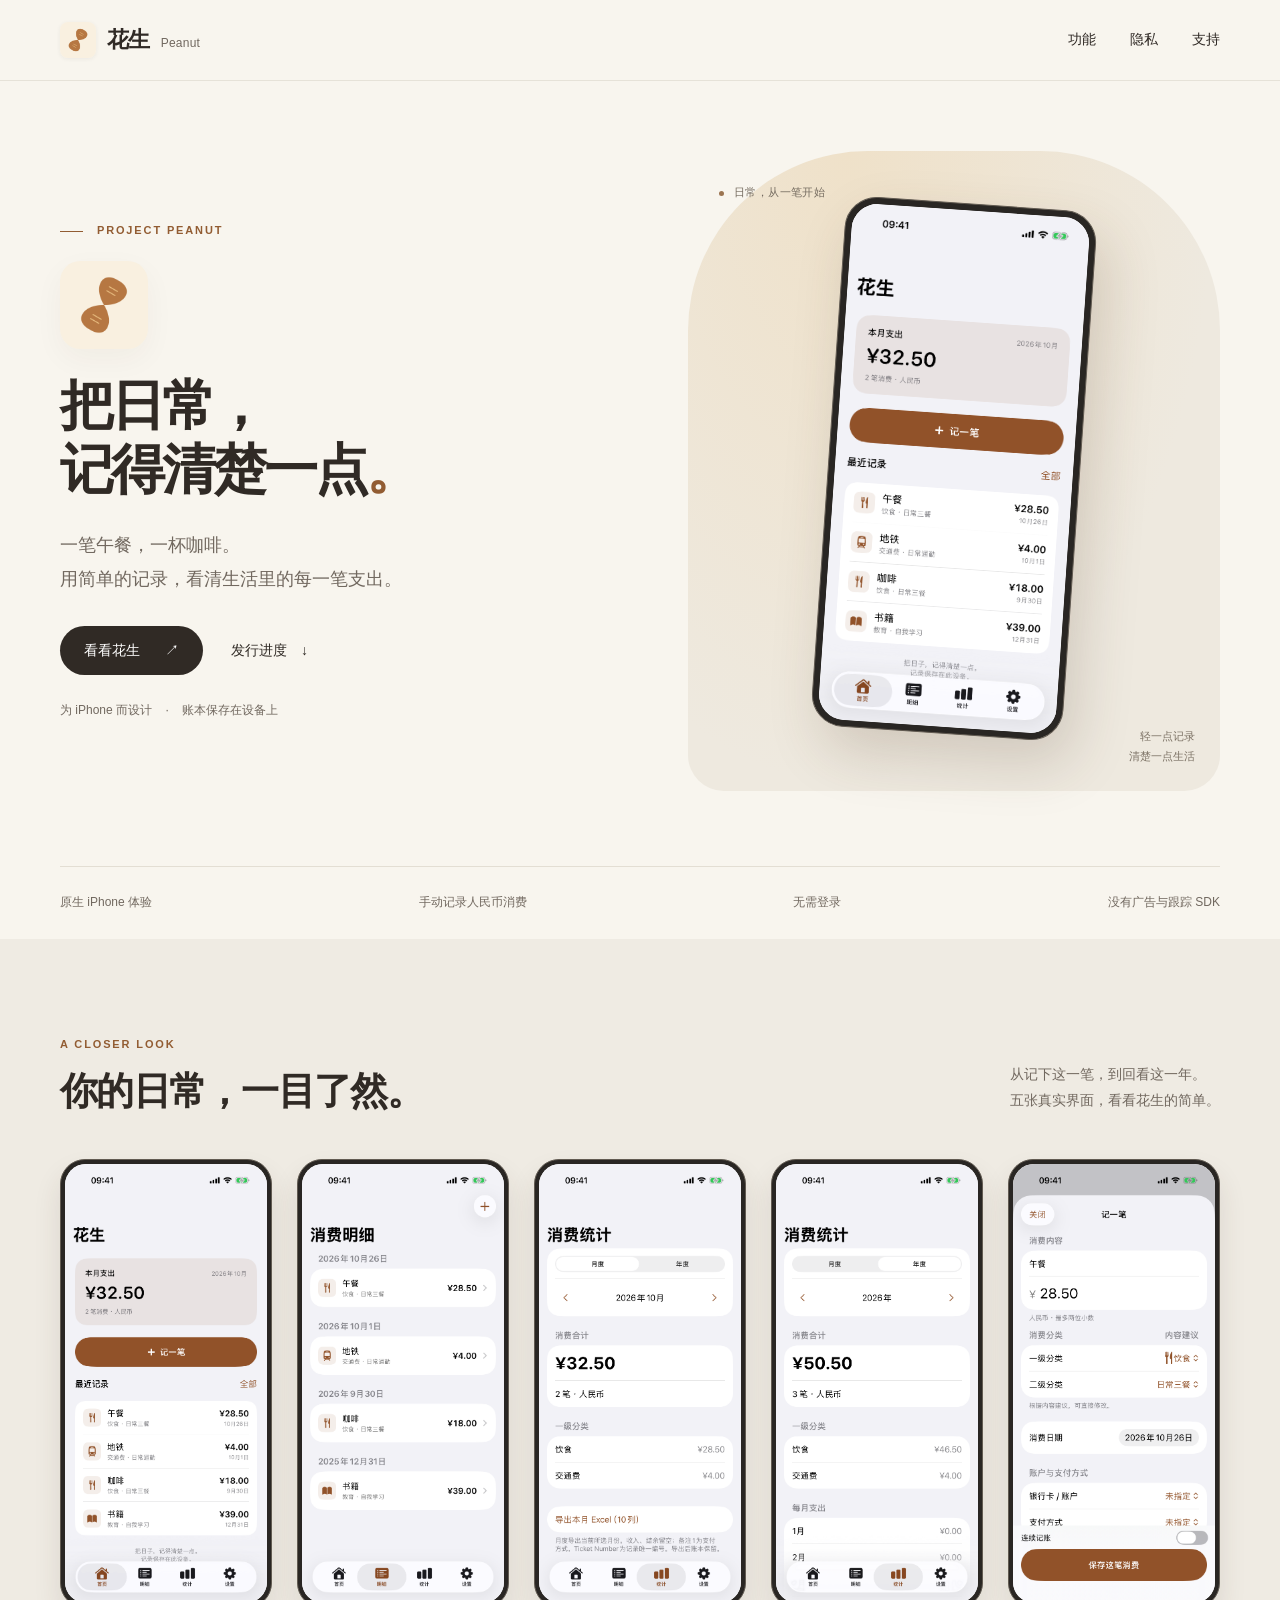
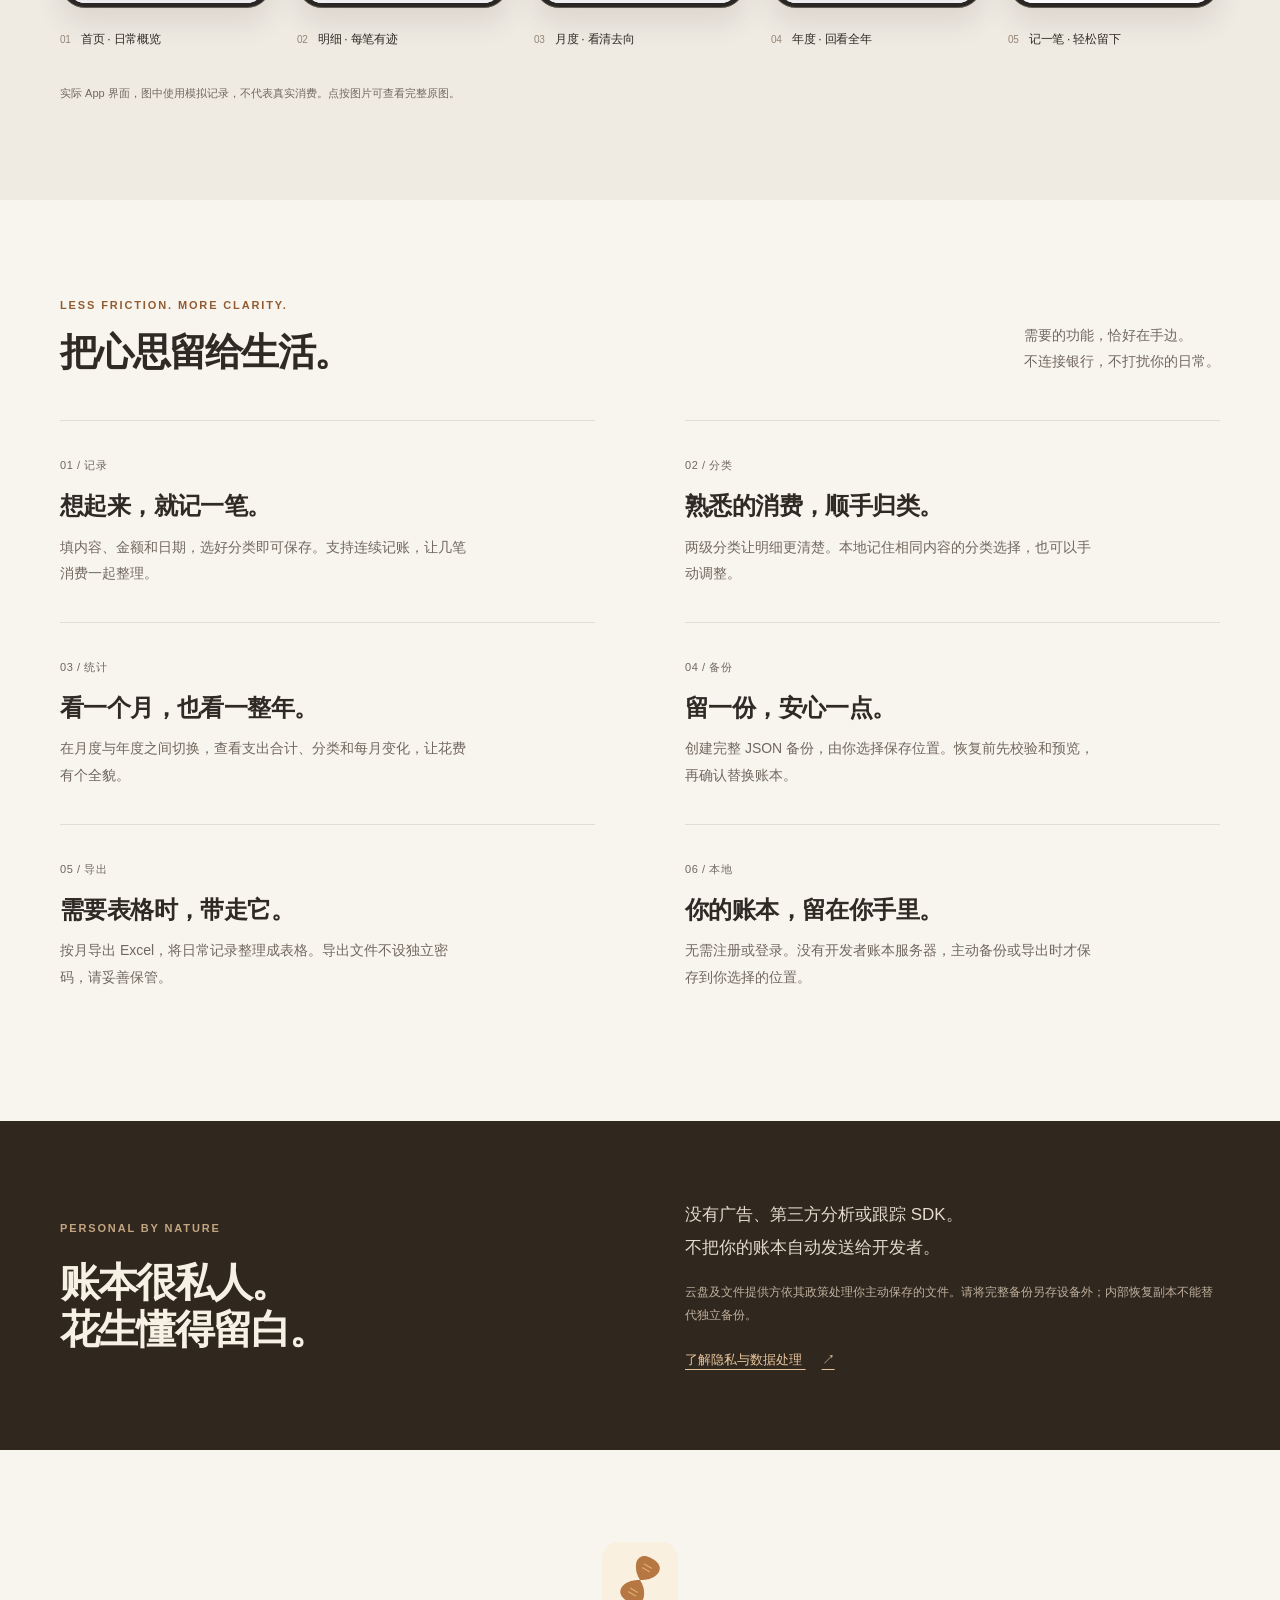
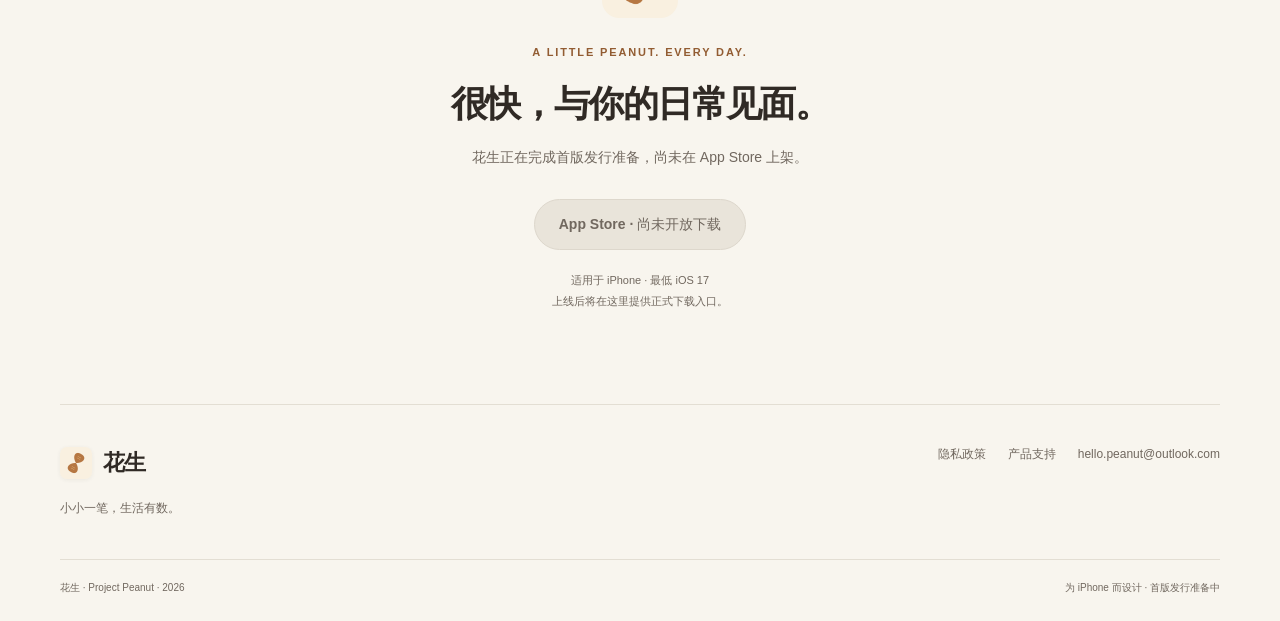
<file: index.html>
<!doctype html>
<html lang="zh-CN">
<head>
<meta charset="utf-8"><meta name="viewport" content="width=device-width, initial-scale=1">
<title>花生 · 把日常，记得清楚一点</title>
<meta name="description" content="花生，原生 iPhone 消费记账工具。轻松记录人民币消费，查看月年统计，本地保存账本，自主备份与导出。尚未公开发行。">
<meta name="theme-color" content="#f8f5ee"><link rel="icon" href="app-icon.png" type="image/png"><link rel="stylesheet" href="style.css">
</head>
<body class="product-page">
<a class="skip-link" href="#main">跳到主要内容</a>
<header class="site-header"><nav class="site-nav wrap" aria-label="主要导航"><a class="brand" href="./" aria-label="花生首页"><img src="app-icon.png" width="36" height="36" alt=""><span>花生<span class="brand-en">Peanut</span></span></a><div class="nav-links"><a href="#features">功能</a><a href="privacy.html">隐私</a><a href="support.html">支持</a></div></nav></header>
<main id="main">
<section class="hero wrap" aria-labelledby="hero-title">
<div class="hero-copy"><div class="eyebrow"><span class="small-line"></span> PROJECT PEANUT</div><img class="hero-icon" src="app-icon.png" width="88" height="88" alt="花生 App 图标"><h1 id="hero-title">把日常，<br>记得清楚一点<span class="accent">。</span></h1><p class="hero-intro">一笔午餐，一杯咖啡。<br>用简单的记录，看清生活里的每一笔支出。</p><div class="hero-actions"><a class="button primary" href="#preview">看看花生 <span aria-hidden="true">↗</span></a><a class="text-link" href="#download">发行进度 <span aria-hidden="true">↓</span></a></div><p class="hero-note">为 iPhone 而设计 <span>·</span> 账本保存在设备上</p></div>
<div class="hero-visual"><div class="phone-caption"><span class="caption-dot"></span> 日常，从一笔开始</div><a class="phone hero-phone" href="screen-home.png" aria-label="查看完整花生首页截图"><img src="screen-home.png" alt="花生真实首页：月度支出32.50元，显示模拟午餐、咖啡及地铁记录" width="1206" height="2622" fetchpriority="high"></a><div class="visual-note"><span>轻一点记录</span><span>清楚一点生活</span></div></div>
</section>
<div class="principles wrap"><span>原生 iPhone 体验</span><span>手动记录人民币消费</span><span>无需登录</span><span>没有广告与跟踪 SDK</span></div>
<section class="section preview-section" id="preview" aria-labelledby="preview-title"><div class="wrap"><div class="section-heading"><div><p class="eyebrow">A CLOSER LOOK</p><h2 id="preview-title">你的日常，<br class="mobile-break">一目了然。</h2></div><p>从记下这一笔，到回看这一年。<br>五张真实界面，看看花生的简单。</p></div><div class="screenshot-grid">
<figure><a class="phone" href="screen-home.png" aria-label="查看完整首页截图"><img src="screen-home.png" alt="首页真实截图，展示月度合计与最近消费" width="1206" height="2622" loading="lazy"></a><figcaption><span>01</span> 首页 · 日常概览</figcaption></figure>
<figure><a class="phone" href="screen-list.png" aria-label="查看完整消费明细截图"><img src="screen-list.png" alt="消费明细真实截图，按日期整理记录" width="1206" height="2622" loading="lazy"></a><figcaption><span>02</span> 明细 · 每笔有迹</figcaption></figure>
<figure><a class="phone" href="screen-month.png" aria-label="查看完整月度统计截图"><img src="screen-month.png" alt="月度统计真实截图，模拟支出32.50元与分类分布" width="1206" height="2622" loading="lazy"></a><figcaption><span>03</span> 月度 · 看清去向</figcaption></figure>
<figure><a class="phone" href="screen-year.png" aria-label="查看完整年度统计截图"><img src="screen-year.png" alt="年度统计真实截图，模拟年度支出50.50元" width="1206" height="2622" loading="lazy"></a><figcaption><span>04</span> 年度 · 回看全年</figcaption></figure>
<figure><a class="phone" href="screen-entry.png" aria-label="查看完整记一笔截图"><img src="screen-entry.png" alt="记一笔真实截图，填写模拟午餐28.50元并选择分类" width="1206" height="2622" loading="lazy"></a><figcaption><span>05</span> 记一笔 · 轻松留下</figcaption></figure>
</div><p class="image-note">实际 App 界面，图中使用模拟记录，不代表真实消费。点按图片可查看完整原图。</p></div></section>
<section class="section wrap" id="features" aria-labelledby="features-title"><div class="section-heading"><div><p class="eyebrow">LESS FRICTION. MORE CLARITY.</p><h2 id="features-title">把心思留给生活。</h2></div><p>需要的功能，恰好在手边。<br>不连接银行，不打扰你的日常。</p></div><div class="feature-grid">
<article><span class="feature-number">01 / 记录</span><h3>想起来，就记一笔。</h3><p>填内容、金额和日期，选好分类即可保存。支持连续记账，让几笔消费一起整理。</p></article>
<article><span class="feature-number">02 / 分类</span><h3>熟悉的消费，顺手归类。</h3><p>两级分类让明细更清楚。本地记住相同内容的分类选择，也可以手动调整。</p></article>
<article><span class="feature-number">03 / 统计</span><h3>看一个月，也看一整年。</h3><p>在月度与年度之间切换，查看支出合计、分类和每月变化，让花费有个全貌。</p></article>
<article><span class="feature-number">04 / 备份</span><h3>留一份，安心一点。</h3><p>创建完整 JSON 备份，由你选择保存位置。恢复前先校验和预览，再确认替换账本。</p></article>
<article><span class="feature-number">05 / 导出</span><h3>需要表格时，带走它。</h3><p>按月导出 Excel，将日常记录整理成表格。导出文件不设独立密码，请妥善保管。</p></article>
<article><span class="feature-number">06 / 本地</span><h3>你的账本，留在你手里。</h3><p>无需注册或登录。没有开发者账本服务器，主动备份或导出时才保存到你选择的位置。</p></article>
</div></section>
<section class="privacy-band"><div class="wrap privacy-layout"><div><p class="eyebrow">PERSONAL BY NATURE</p><h2>账本很私人。<br>花生懂得留白。</h2></div><div><p>没有广告、第三方分析或跟踪 SDK。<br>不把你的账本自动发送给开发者。</p><p class="privacy-detail">云盘及文件提供方依其政策处理你主动保存的文件。请将完整备份另存设备外；内部恢复副本不能替代独立备份。</p><a class="light-link" href="privacy.html">了解隐私与数据处理 <span aria-hidden="true">↗</span></a></div></div></section>
<section class="section wrap download-section" id="download" aria-labelledby="download-title"><img src="app-icon.png" width="76" height="76" alt="" class="download-icon"><p class="eyebrow">A LITTLE PEANUT. EVERY DAY.</p><h2 id="download-title">很快，与你的日常见面。</h2><p>花生正在完成首版发行准备，尚未在 App Store 上架。</p><span class="button unavailable" role="link" aria-disabled="true">App Store · 尚未开放下载</span><p class="download-note">适用于 iPhone · 最低 iOS 17<br>上线后将在这里提供正式下载入口。</p></section>
</main><footer class="site-footer wrap"><div><a class="brand" href="./"><img src="app-icon.png" width="32" height="32" alt=""><span>花生</span></a><p>小小一笔，生活有数。</p></div><div class="footer-links"><a href="privacy.html">隐私政策</a><a href="support.html">产品支持</a><a href="mailto:hello.peanut@outlook.com">hello.peanut@outlook.com</a></div><div class="footer-bottom"><span>花生 · Project Peanut · 2026</span><span>为 iPhone 而设计 · 首版发行准备中</span></div></footer>
</body></html>
</file>
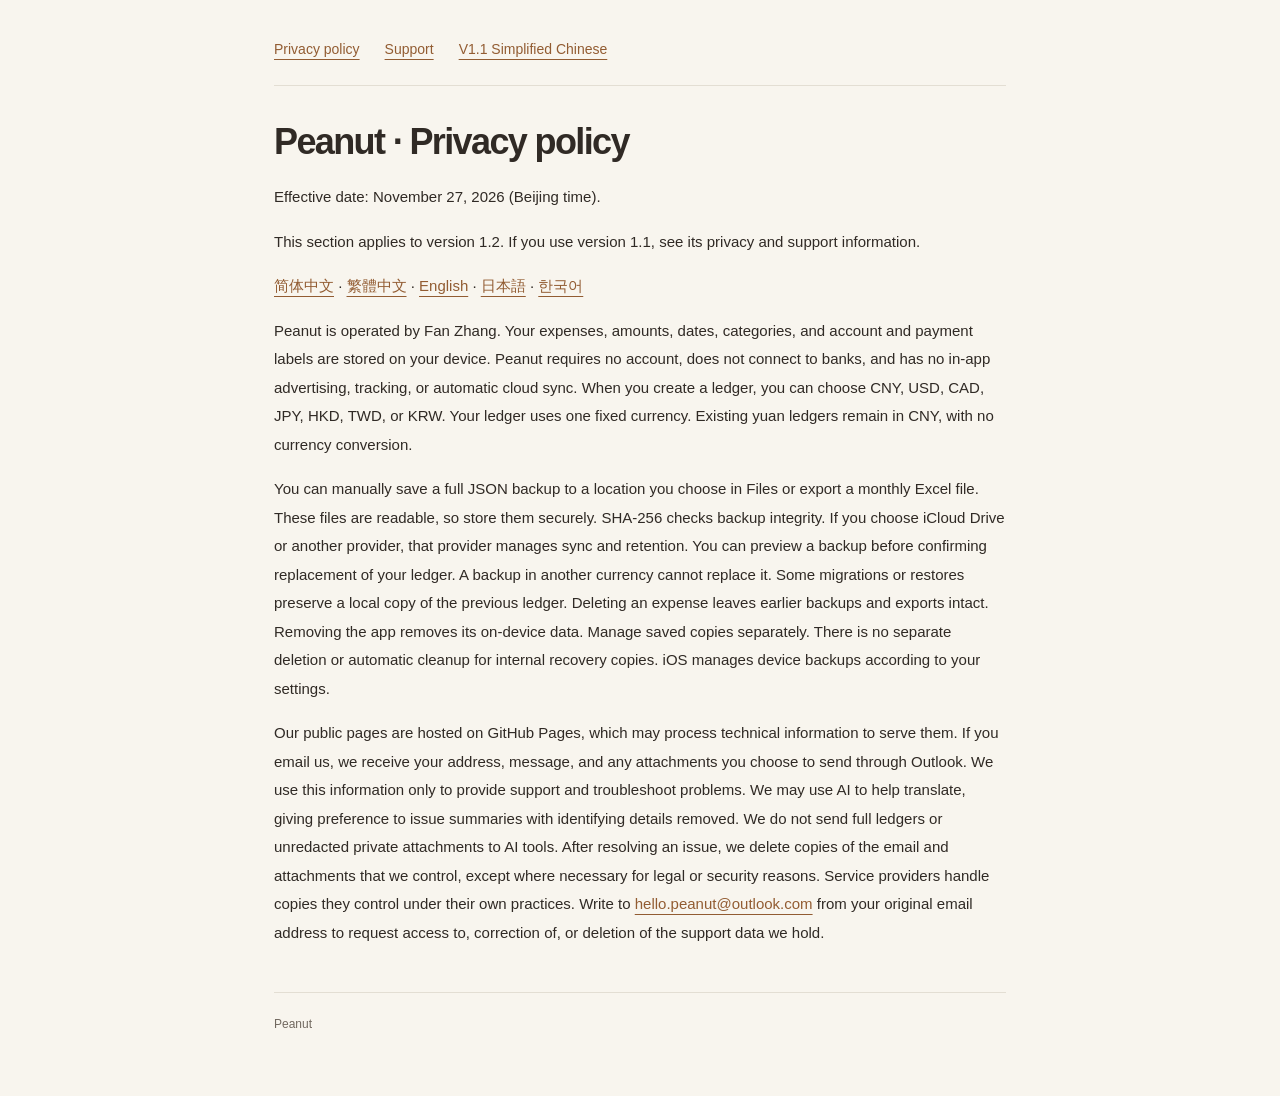
<file: privacy-v12-en.html>
<!doctype html>
<html lang="en"><head><meta charset="utf-8"><meta name="viewport" content="width=device-width, initial-scale=1"><title>Peanut · Privacy policy</title><link rel="stylesheet" href="style.css"></head><body><nav><a href="privacy-v12-en.html">Privacy policy</a> <a href="support-v12-en.html">Support</a> <a href="privacy.html">V1.1 Simplified Chinese</a></nav><main><h1>Peanut · Privacy policy</h1>
<p data-effective-date="2026-11-27">Effective date: November 27, 2026 (Beijing time).</p>
<p>This section applies to version 1.2. If you use version 1.1, see its privacy and support information.</p>
<p><a href="privacy-v12-zh-hans.html" lang="zh-Hans">简体中文</a> · <a href="privacy-v12-zh-hant.html" lang="zh-Hant">繁體中文</a> · <a href="privacy-v12-en.html" lang="en">English</a> · <a href="privacy-v12-ja.html" lang="ja">日本語</a> · <a href="privacy-v12-ko.html" lang="ko">한국어</a></p>
<p>Peanut is operated by Fan Zhang. Your expenses, amounts, dates, categories, and account and payment labels are stored on your device. Peanut requires no account, does not connect to banks, and has no in-app advertising, tracking, or automatic cloud sync. When you create a ledger, you can choose CNY, USD, CAD, JPY, HKD, TWD, or KRW. Your ledger uses one fixed currency. Existing yuan ledgers remain in CNY, with no currency conversion.</p>
<p>You can manually save a full JSON backup to a location you choose in Files or export a monthly Excel file. These files are readable, so store them securely. SHA-256 checks backup integrity. If you choose iCloud Drive or another provider, that provider manages sync and retention. You can preview a backup before confirming replacement of your ledger. A backup in another currency cannot replace it. Some migrations or restores preserve a local copy of the previous ledger. Deleting an expense leaves earlier backups and exports intact. Removing the app removes its on-device data. Manage saved copies separately. There is no separate deletion or automatic cleanup for internal recovery copies. iOS manages device backups according to your settings.</p>
<p>Our public pages are hosted on GitHub Pages, which may process technical information to serve them. If you email us, we receive your address, message, and any attachments you choose to send through Outlook. We use this information only to provide support and troubleshoot problems. We may use AI to help translate, giving preference to issue summaries with identifying details removed. We do not send full ledgers or unredacted private attachments to AI tools. After resolving an issue, we delete copies of the email and attachments that we control, except where necessary for legal or security reasons. Service providers handle copies they control under their own practices. Write to <a href="mailto:hello.peanut@outlook.com">hello.peanut@outlook.com</a> from your original email address to request access to, correction of, or deletion of the support data we hold.</p>
</main><footer>Peanut</footer></body></html>
</file>
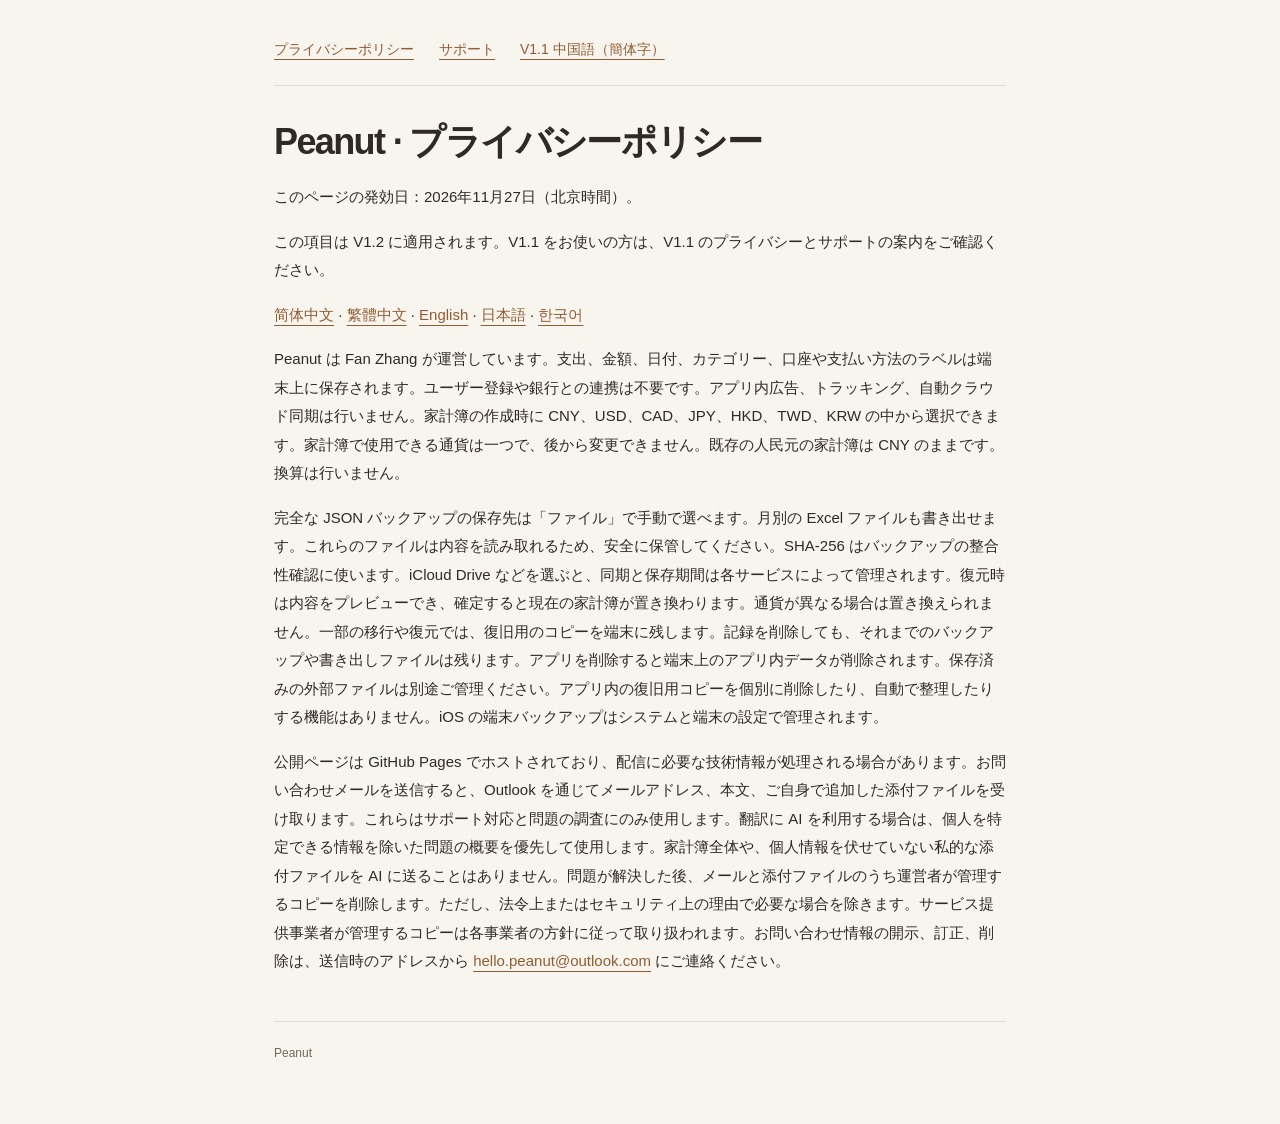
<file: privacy-v12-ja.html>
<!doctype html>
<html lang="ja"><head><meta charset="utf-8"><meta name="viewport" content="width=device-width, initial-scale=1"><title>Peanut · プライバシーポリシー</title><link rel="stylesheet" href="style.css"></head><body><nav><a href="privacy-v12-ja.html">プライバシーポリシー</a> <a href="support-v12-ja.html">サポート</a> <a href="privacy.html">V1.1 中国語（簡体字）</a></nav><main><h1>Peanut · プライバシーポリシー</h1>
<p data-effective-date="2026-11-27">このページの発効日：2026年11月27日（北京時間）。</p>
<p>この項目は V1.2 に適用されます。V1.1 をお使いの方は、V1.1 のプライバシーとサポートの案内をご確認ください。</p>
<p><a href="privacy-v12-zh-hans.html" lang="zh-Hans">简体中文</a> · <a href="privacy-v12-zh-hant.html" lang="zh-Hant">繁體中文</a> · <a href="privacy-v12-en.html" lang="en">English</a> · <a href="privacy-v12-ja.html" lang="ja">日本語</a> · <a href="privacy-v12-ko.html" lang="ko">한국어</a></p>
<p>Peanut は Fan Zhang が運営しています。支出、金額、日付、カテゴリー、口座や支払い方法のラベルは端末上に保存されます。ユーザー登録や銀行との連携は不要です。アプリ内広告、トラッキング、自動クラウド同期は行いません。家計簿の作成時に CNY、USD、CAD、JPY、HKD、TWD、KRW の中から選択できます。家計簿で使用できる通貨は一つで、後から変更できません。既存の人民元の家計簿は CNY のままです。換算は行いません。</p>
<p>完全な JSON バックアップの保存先は「ファイル」で手動で選べます。月別の Excel ファイルも書き出せます。これらのファイルは内容を読み取れるため、安全に保管してください。SHA-256 はバックアップの整合性確認に使います。iCloud Drive などを選ぶと、同期と保存期間は各サービスによって管理されます。復元時は内容をプレビューでき、確定すると現在の家計簿が置き換わります。通貨が異なる場合は置き換えられません。一部の移行や復元では、復旧用のコピーを端末に残します。記録を削除しても、それまでのバックアップや書き出しファイルは残ります。アプリを削除すると端末上のアプリ内データが削除されます。保存済みの外部ファイルは別途ご管理ください。アプリ内の復旧用コピーを個別に削除したり、自動で整理したりする機能はありません。iOS の端末バックアップはシステムと端末の設定で管理されます。</p>
<p>公開ページは GitHub Pages でホストされており、配信に必要な技術情報が処理される場合があります。お問い合わせメールを送信すると、Outlook を通じてメールアドレス、本文、ご自身で追加した添付ファイルを受け取ります。これらはサポート対応と問題の調査にのみ使用します。翻訳に AI を利用する場合は、個人を特定できる情報を除いた問題の概要を優先して使用します。家計簿全体や、個人情報を伏せていない私的な添付ファイルを AI に送ることはありません。問題が解決した後、メールと添付ファイルのうち運営者が管理するコピーを削除します。ただし、法令上またはセキュリティ上の理由で必要な場合を除きます。サービス提供事業者が管理するコピーは各事業者の方針に従って取り扱われます。お問い合わせ情報の開示、訂正、削除は、送信時のアドレスから <a href="mailto:hello.peanut@outlook.com">hello.peanut@outlook.com</a> にご連絡ください。</p>
</main><footer>Peanut</footer></body></html>
</file>
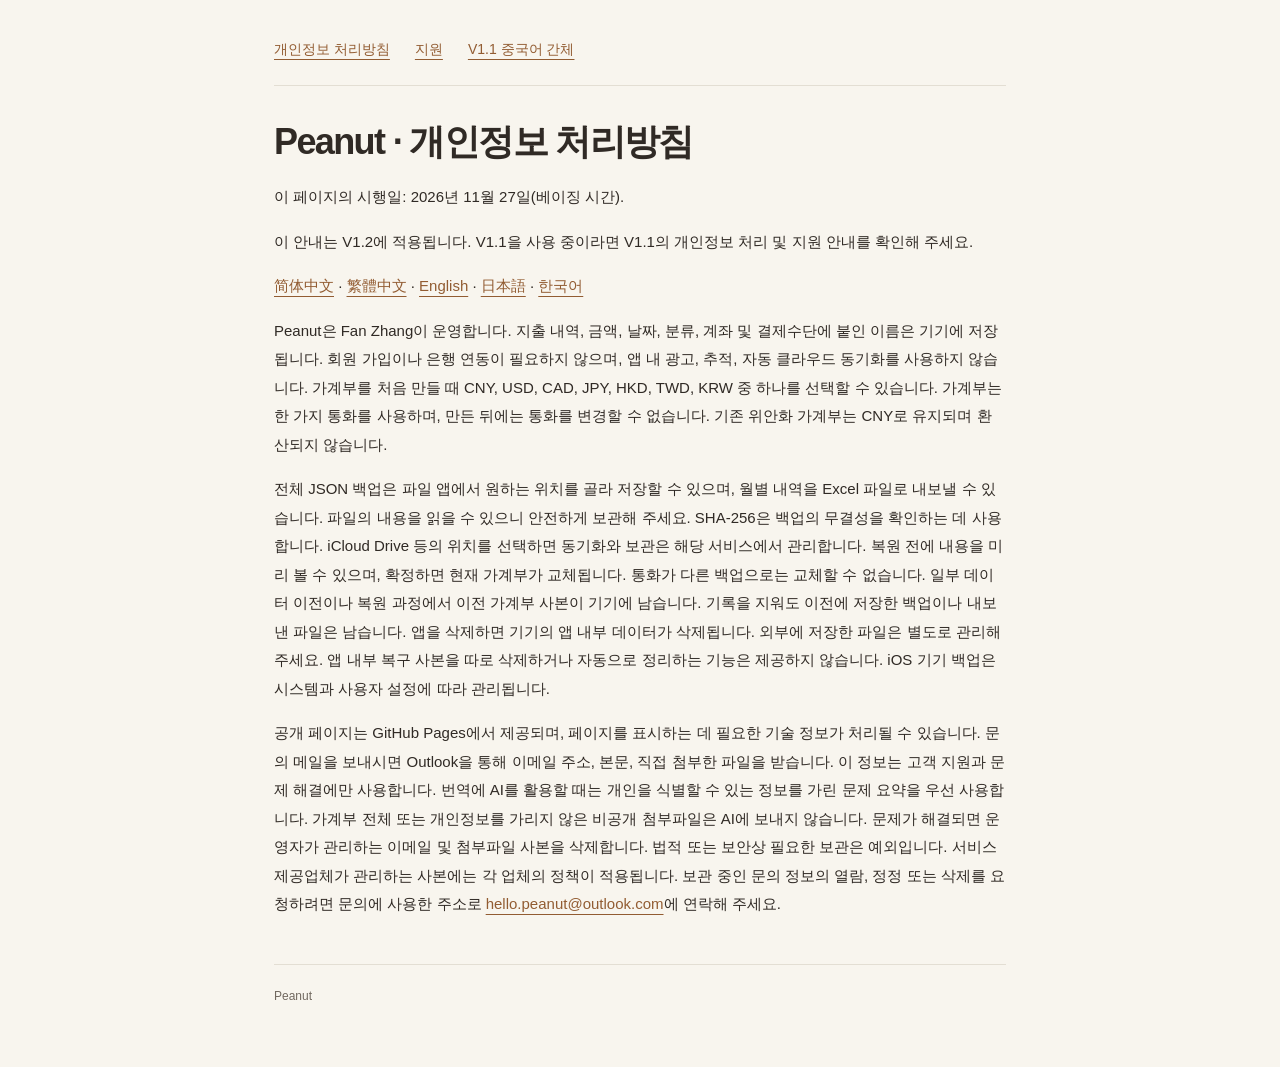
<file: privacy-v12-ko.html>
<!doctype html>
<html lang="ko"><head><meta charset="utf-8"><meta name="viewport" content="width=device-width, initial-scale=1"><title>Peanut · 개인정보 처리방침</title><link rel="stylesheet" href="style.css"></head><body><nav><a href="privacy-v12-ko.html">개인정보 처리방침</a> <a href="support-v12-ko.html">지원</a> <a href="privacy.html">V1.1 중국어 간체</a></nav><main><h1>Peanut · 개인정보 처리방침</h1>
<p data-effective-date="2026-11-27">이 페이지의 시행일: 2026년 11월 27일(베이징 시간).</p>
<p>이 안내는 V1.2에 적용됩니다. V1.1을 사용 중이라면 V1.1의 개인정보 처리 및 지원 안내를 확인해 주세요.</p>
<p><a href="privacy-v12-zh-hans.html" lang="zh-Hans">简体中文</a> · <a href="privacy-v12-zh-hant.html" lang="zh-Hant">繁體中文</a> · <a href="privacy-v12-en.html" lang="en">English</a> · <a href="privacy-v12-ja.html" lang="ja">日本語</a> · <a href="privacy-v12-ko.html" lang="ko">한국어</a></p>
<p>Peanut은 Fan Zhang이 운영합니다. 지출 내역, 금액, 날짜, 분류, 계좌 및 결제수단에 붙인 이름은 기기에 저장됩니다. 회원 가입이나 은행 연동이 필요하지 않으며, 앱 내 광고, 추적, 자동 클라우드 동기화를 사용하지 않습니다. 가계부를 처음 만들 때 CNY, USD, CAD, JPY, HKD, TWD, KRW 중 하나를 선택할 수 있습니다. 가계부는 한 가지 통화를 사용하며, 만든 뒤에는 통화를 변경할 수 없습니다. 기존 위안화 가계부는 CNY로 유지되며 환산되지 않습니다.</p>
<p>전체 JSON 백업은 파일 앱에서 원하는 위치를 골라 저장할 수 있으며, 월별 내역을 Excel 파일로 내보낼 수 있습니다. 파일의 내용을 읽을 수 있으니 안전하게 보관해 주세요. SHA-256은 백업의 무결성을 확인하는 데 사용합니다. iCloud Drive 등의 위치를 선택하면 동기화와 보관은 해당 서비스에서 관리합니다. 복원 전에 내용을 미리 볼 수 있으며, 확정하면 현재 가계부가 교체됩니다. 통화가 다른 백업으로는 교체할 수 없습니다. 일부 데이터 이전이나 복원 과정에서 이전 가계부 사본이 기기에 남습니다. 기록을 지워도 이전에 저장한 백업이나 내보낸 파일은 남습니다. 앱을 삭제하면 기기의 앱 내부 데이터가 삭제됩니다. 외부에 저장한 파일은 별도로 관리해 주세요. 앱 내부 복구 사본을 따로 삭제하거나 자동으로 정리하는 기능은 제공하지 않습니다. iOS 기기 백업은 시스템과 사용자 설정에 따라 관리됩니다.</p>
<p>공개 페이지는 GitHub Pages에서 제공되며, 페이지를 표시하는 데 필요한 기술 정보가 처리될 수 있습니다. 문의 메일을 보내시면 Outlook을 통해 이메일 주소, 본문, 직접 첨부한 파일을 받습니다. 이 정보는 고객 지원과 문제 해결에만 사용합니다. 번역에 AI를 활용할 때는 개인을 식별할 수 있는 정보를 가린 문제 요약을 우선 사용합니다. 가계부 전체 또는 개인정보를 가리지 않은 비공개 첨부파일은 AI에 보내지 않습니다. 문제가 해결되면 운영자가 관리하는 이메일 및 첨부파일 사본을 삭제합니다. 법적 또는 보안상 필요한 보관은 예외입니다. 서비스 제공업체가 관리하는 사본에는 각 업체의 정책이 적용됩니다. 보관 중인 문의 정보의 열람, 정정 또는 삭제를 요청하려면 문의에 사용한 주소로 <a href="mailto:hello.peanut@outlook.com">hello.peanut@outlook.com</a>에 연락해 주세요.</p>
</main><footer>Peanut</footer></body></html>
</file>
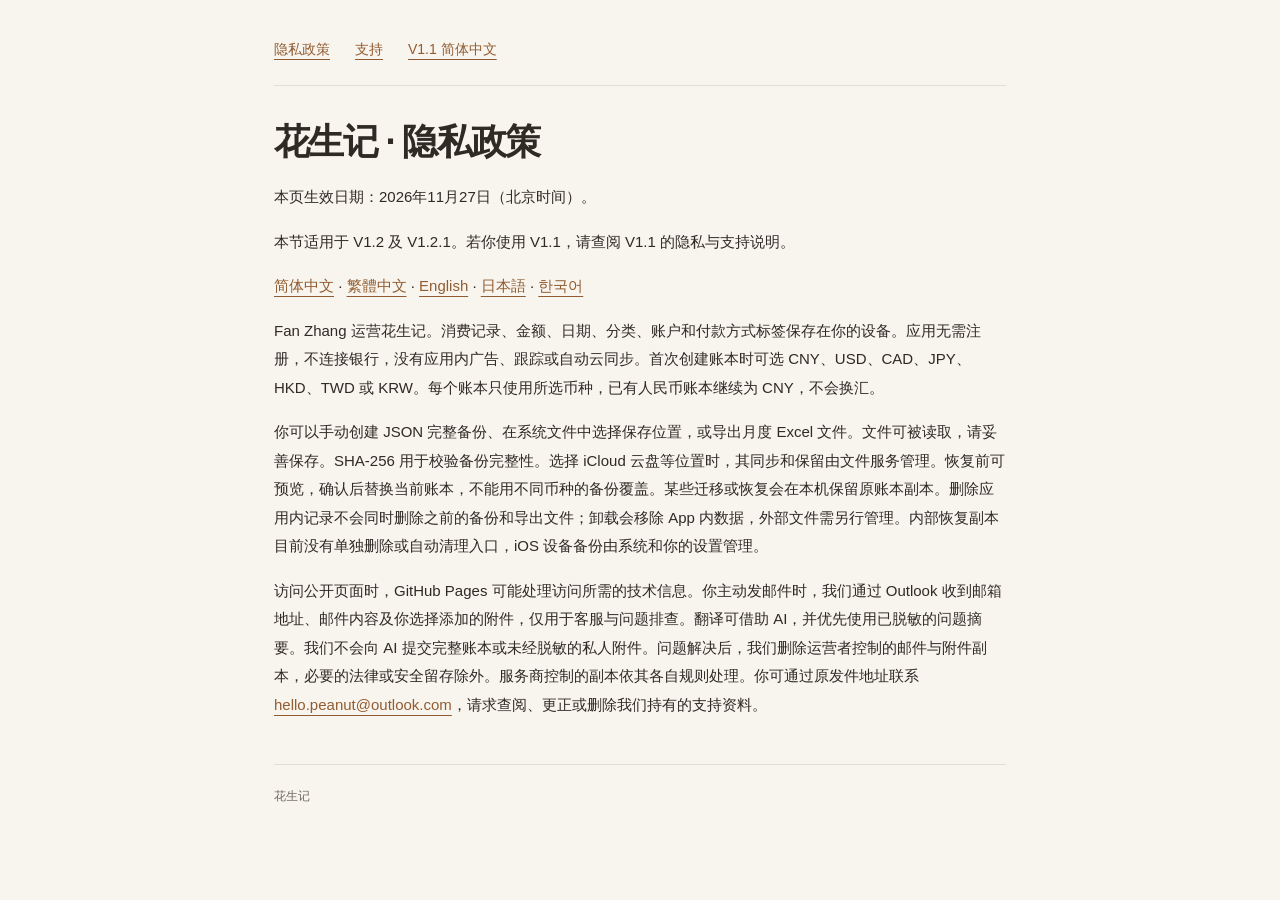
<file: privacy-v12-zh-hans.html>
<!doctype html>
<html lang="zh-Hans"><head><meta charset="utf-8"><meta name="viewport" content="width=device-width, initial-scale=1"><title>花生记 · 隐私政策</title><link rel="stylesheet" href="style.css"></head><body><nav><a href="privacy-v12-zh-hans.html">隐私政策</a> <a href="support-v12-zh-hans.html">支持</a> <a href="privacy.html">V1.1 简体中文</a></nav><main><h1>花生记 · 隐私政策</h1>
<p data-effective-date="2026-11-27">本页生效日期：2026年11月27日（北京时间）。</p>
<p>本节适用于 V1.2 及 V1.2.1。若你使用 V1.1，请查阅 V1.1 的隐私与支持说明。</p>
<p><a href="privacy-v12-zh-hans.html" lang="zh-Hans">简体中文</a> · <a href="privacy-v12-zh-hant.html" lang="zh-Hant">繁體中文</a> · <a href="privacy-v12-en.html" lang="en">English</a> · <a href="privacy-v12-ja.html" lang="ja">日本語</a> · <a href="privacy-v12-ko.html" lang="ko">한국어</a></p>
<p>Fan Zhang 运营花生记。消费记录、金额、日期、分类、账户和付款方式标签保存在你的设备。应用无需注册，不连接银行，没有应用内广告、跟踪或自动云同步。首次创建账本时可选 CNY、USD、CAD、JPY、HKD、TWD 或 KRW。每个账本只使用所选币种，已有人民币账本继续为 CNY，不会换汇。</p>
<p>你可以手动创建 JSON 完整备份、在系统文件中选择保存位置，或导出月度 Excel 文件。文件可被读取，请妥善保存。SHA-256 用于校验备份完整性。选择 iCloud 云盘等位置时，其同步和保留由文件服务管理。恢复前可预览，确认后替换当前账本，不能用不同币种的备份覆盖。某些迁移或恢复会在本机保留原账本副本。删除应用内记录不会同时删除之前的备份和导出文件；卸载会移除 App 内数据，外部文件需另行管理。内部恢复副本目前没有单独删除或自动清理入口，iOS 设备备份由系统和你的设置管理。</p>
<p>访问公开页面时，GitHub Pages 可能处理访问所需的技术信息。你主动发邮件时，我们通过 Outlook 收到邮箱地址、邮件内容及你选择添加的附件，仅用于客服与问题排查。翻译可借助 AI，并优先使用已脱敏的问题摘要。我们不会向 AI 提交完整账本或未经脱敏的私人附件。问题解决后，我们删除运营者控制的邮件与附件副本，必要的法律或安全留存除外。服务商控制的副本依其各自规则处理。你可通过原发件地址联系 <a href="mailto:hello.peanut@outlook.com">hello.peanut@outlook.com</a>，请求查阅、更正或删除我们持有的支持资料。</p>
</main><footer>花生记</footer></body></html>
</file>
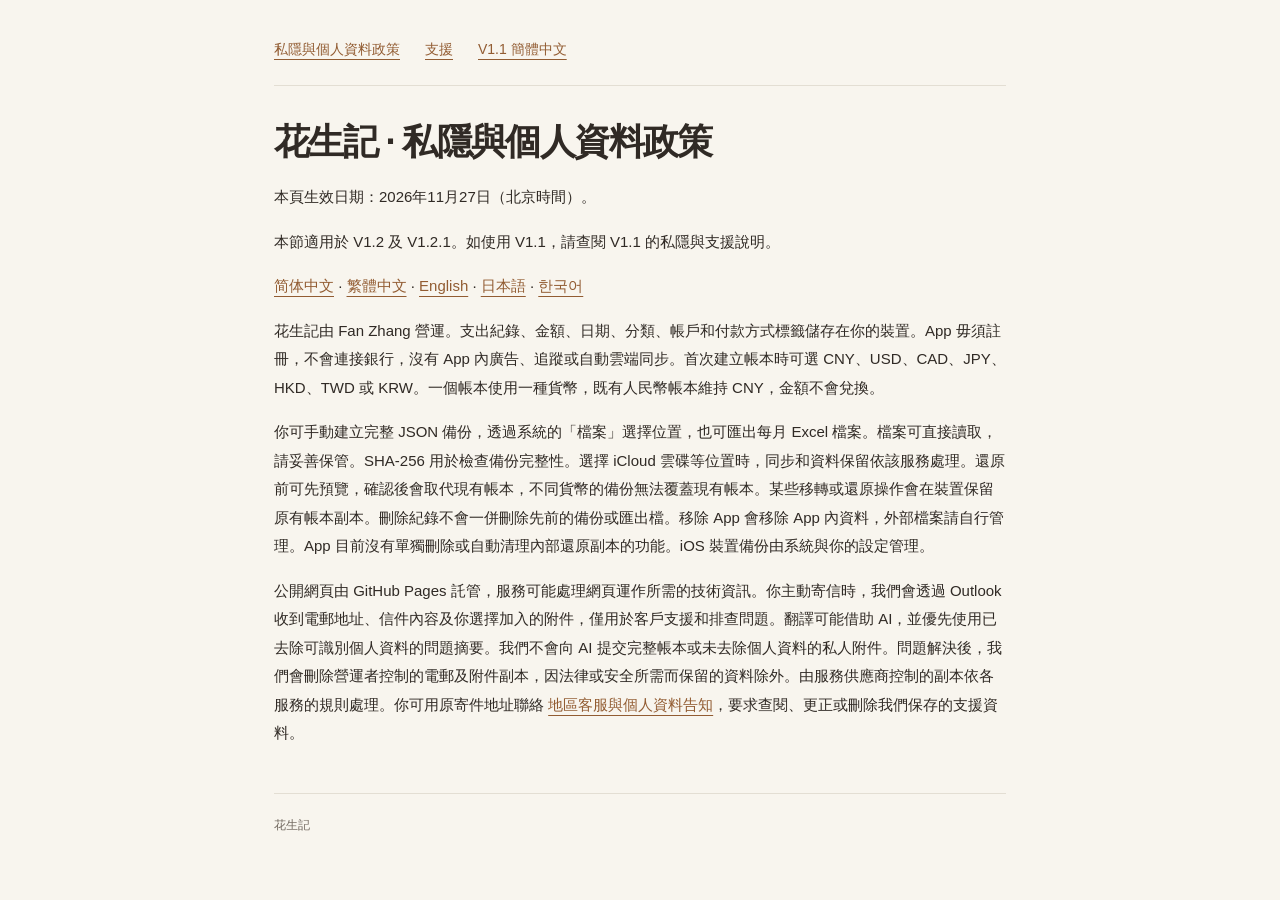
<file: privacy-v12-zh-hant.html>
<!doctype html>
<html lang="zh-Hant"><head><meta charset="utf-8"><meta name="viewport" content="width=device-width, initial-scale=1"><title>花生記 · 私隱與個人資料政策</title><link rel="stylesheet" href="style.css"></head><body><nav><a href="privacy-v12-zh-hant.html">私隱與個人資料政策</a> <a href="support-v12-zh-hant.html">支援</a> <a href="privacy.html">V1.1 簡體中文</a></nav><main><h1>花生記 · 私隱與個人資料政策</h1>
<p data-effective-date="2026-11-27">本頁生效日期：2026年11月27日（北京時間）。</p>
<p>本節適用於 V1.2 及 V1.2.1。如使用 V1.1，請查閱 V1.1 的私隱與支援說明。</p>
<p><a href="privacy-v12-zh-hans.html" lang="zh-Hans">简体中文</a> · <a href="privacy-v12-zh-hant.html" lang="zh-Hant">繁體中文</a> · <a href="privacy-v12-en.html" lang="en">English</a> · <a href="privacy-v12-ja.html" lang="ja">日本語</a> · <a href="privacy-v12-ko.html" lang="ko">한국어</a></p>
<p>花生記由 Fan Zhang 營運。支出紀錄、金額、日期、分類、帳戶和付款方式標籤儲存在你的裝置。App 毋須註冊，不會連接銀行，沒有 App 內廣告、追蹤或自動雲端同步。首次建立帳本時可選 CNY、USD、CAD、JPY、HKD、TWD 或 KRW。一個帳本使用一種貨幣，既有人民幣帳本維持 CNY，金額不會兌換。</p>
<p>你可手動建立完整 JSON 備份，透過系統的「檔案」選擇位置，也可匯出每月 Excel 檔案。檔案可直接讀取，請妥善保管。SHA-256 用於檢查備份完整性。選擇 iCloud 雲碟等位置時，同步和資料保留依該服務處理。還原前可先預覽，確認後會取代現有帳本，不同貨幣的備份無法覆蓋現有帳本。某些移轉或還原操作會在裝置保留原有帳本副本。刪除紀錄不會一併刪除先前的備份或匯出檔。移除 App 會移除 App 內資料，外部檔案請自行管理。App 目前沒有單獨刪除或自動清理內部還原副本的功能。iOS 裝置備份由系統與你的設定管理。</p>
<p>公開網頁由 GitHub Pages 託管，服務可能處理網頁運作所需的技術資訊。你主動寄信時，我們會透過 Outlook 收到電郵地址、信件內容及你選擇加入的附件，僅用於客戶支援和排查問題。翻譯可能借助 AI，並優先使用已去除可識別個人資料的問題摘要。我們不會向 AI 提交完整帳本或未去除個人資料的私人附件。問題解決後，我們會刪除營運者控制的電郵及附件副本，因法律或安全所需而保留的資料除外。由服務供應商控制的副本依各服務的規則處理。你可用原寄件地址聯絡 <a href="support-v12-zh-hant.html#select-support-market">地區客服與個人資料告知</a>，要求查閱、更正或刪除我們保存的支援資料。</p>
</main><footer>花生記</footer></body></html>
</file>
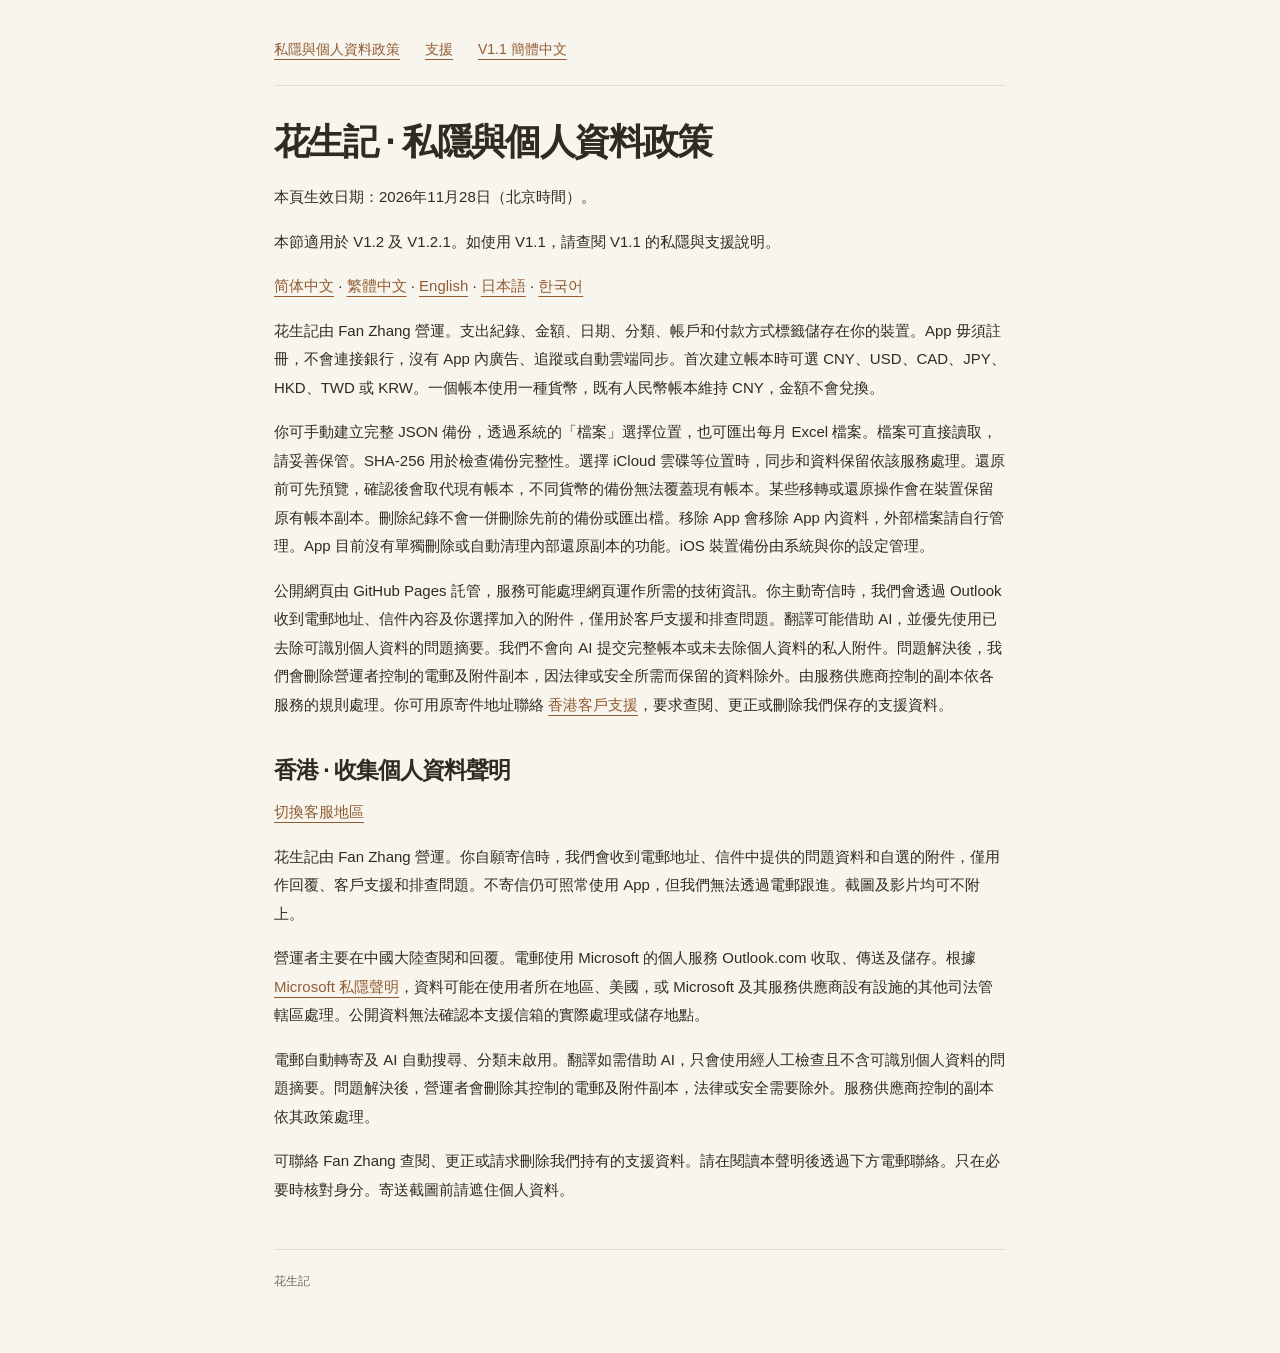
<file: privacy-v12-zh-hk.html>
<!doctype html>
<html lang="zh-Hant-HK"><head><meta charset="utf-8"><meta name="viewport" content="width=device-width, initial-scale=1"><title>花生記 · 私隱與個人資料政策</title><link rel="stylesheet" href="style.css"></head><body><nav><a href="privacy-v12-zh-hk.html">私隱與個人資料政策</a> <a href="support-v12-zh-hk.html">支援</a> <a href="privacy.html">V1.1 簡體中文</a></nav><main><h1>花生記 · 私隱與個人資料政策</h1>
<p data-effective-date="2026-11-28">本頁生效日期：2026年11月28日（北京時間）。</p>
<p>本節適用於 V1.2 及 V1.2.1。如使用 V1.1，請查閱 V1.1 的私隱與支援說明。</p>
<p><a href="privacy-v12-zh-hans.html" lang="zh-Hans">简体中文</a> · <a href="privacy-v12-zh-hk.html" lang="zh-Hant">繁體中文</a> · <a href="privacy-v12-en.html" lang="en">English</a> · <a href="privacy-v12-ja.html" lang="ja">日本語</a> · <a href="privacy-v12-ko.html" lang="ko">한국어</a></p>
<p>花生記由 Fan Zhang 營運。支出紀錄、金額、日期、分類、帳戶和付款方式標籤儲存在你的裝置。App 毋須註冊，不會連接銀行，沒有 App 內廣告、追蹤或自動雲端同步。首次建立帳本時可選 CNY、USD、CAD、JPY、HKD、TWD 或 KRW。一個帳本使用一種貨幣，既有人民幣帳本維持 CNY，金額不會兌換。</p>
<p>你可手動建立完整 JSON 備份，透過系統的「檔案」選擇位置，也可匯出每月 Excel 檔案。檔案可直接讀取，請妥善保管。SHA-256 用於檢查備份完整性。選擇 iCloud 雲碟等位置時，同步和資料保留依該服務處理。還原前可先預覽，確認後會取代現有帳本，不同貨幣的備份無法覆蓋現有帳本。某些移轉或還原操作會在裝置保留原有帳本副本。刪除紀錄不會一併刪除先前的備份或匯出檔。移除 App 會移除 App 內資料，外部檔案請自行管理。App 目前沒有單獨刪除或自動清理內部還原副本的功能。iOS 裝置備份由系統與你的設定管理。</p>
<p>公開網頁由 GitHub Pages 託管，服務可能處理網頁運作所需的技術資訊。你主動寄信時，我們會透過 Outlook 收到電郵地址、信件內容及你選擇加入的附件，僅用於客戶支援和排查問題。翻譯可能借助 AI，並優先使用已去除可識別個人資料的問題摘要。我們不會向 AI 提交完整帳本或未去除個人資料的私人附件。問題解決後，我們會刪除營運者控制的電郵及附件副本，因法律或安全所需而保留的資料除外。由服務供應商控制的副本依各服務的規則處理。你可用原寄件地址聯絡 <a href="support-v12-zh-hk.html#contact-notice">香港客戶支援</a>，要求查閱、更正或刪除我們保存的支援資料。</p>
<section id="contact-notice">
<h2>香港 · 收集個人資料聲明</h2>
<p><a href="support-v12-zh-hant.html#select-support-market">切換客服地區</a></p>
<p>花生記由 Fan Zhang 營運。你自願寄信時，我們會收到電郵地址、信件中提供的問題資料和自選的附件，僅用作回覆、客戶支援和排查問題。不寄信仍可照常使用 App，但我們無法透過電郵跟進。截圖及影片均可不附上。</p>
<p>營運者主要在中國大陸查閱和回覆。電郵使用 Microsoft 的個人服務 Outlook.com 收取、傳送及儲存。根據 <a href="https://www.microsoft.com/zh-hk/privacy/privacystatement">Microsoft 私隱聲明</a>，資料可能在使用者所在地區、美國，或 Microsoft 及其服務供應商設有設施的其他司法管轄區處理。公開資料無法確認本支援信箱的實際處理或儲存地點。</p>
<p>電郵自動轉寄及 AI 自動搜尋、分類未啟用。翻譯如需借助 AI，只會使用經人工檢查且不含可識別個人資料的問題摘要。問題解決後，營運者會刪除其控制的電郵及附件副本，法律或安全需要除外。服務供應商控制的副本依其政策處理。</p>
<p>可聯絡 Fan Zhang 查閱、更正或請求刪除我們持有的支援資料。請在閱讀本聲明後透過下方電郵聯絡。只在必要時核對身分。寄送截圖前請遮住個人資料。</p>
</section>
</main><footer>花生記</footer></body></html>
</file>
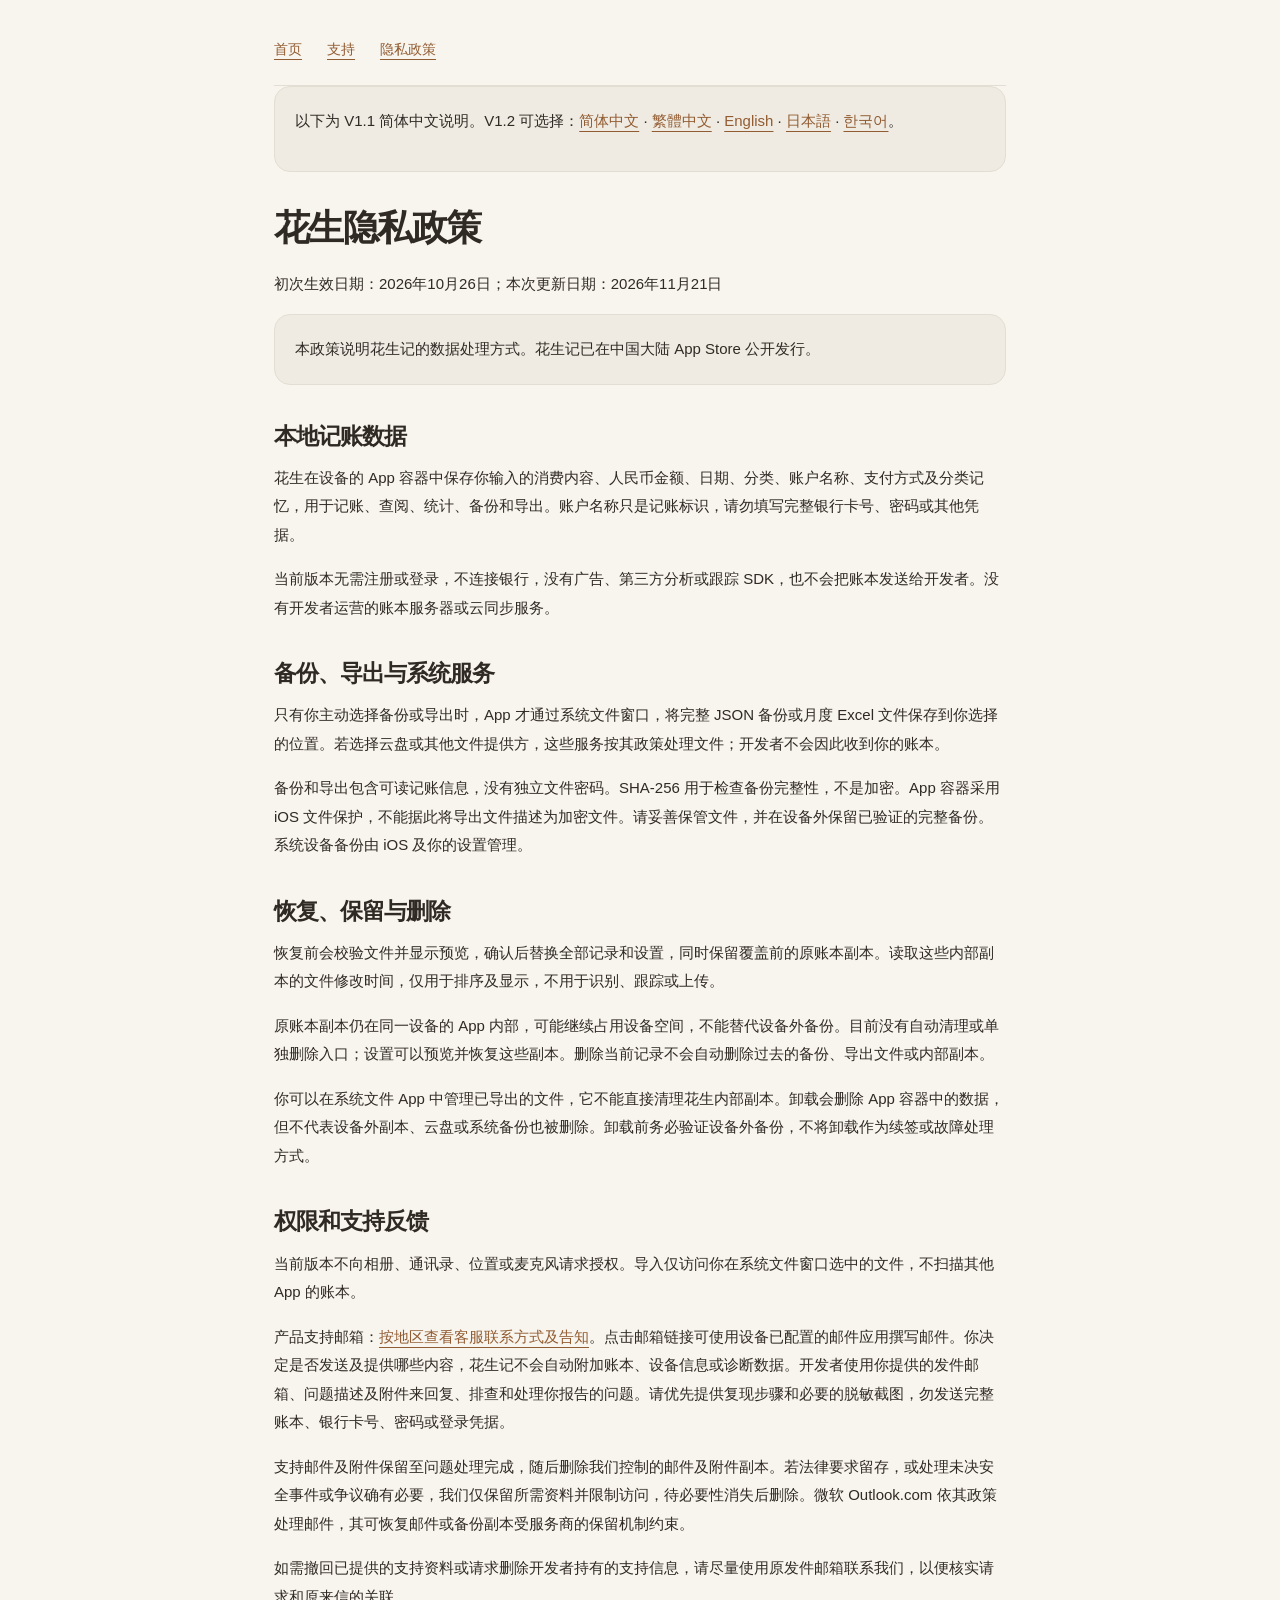
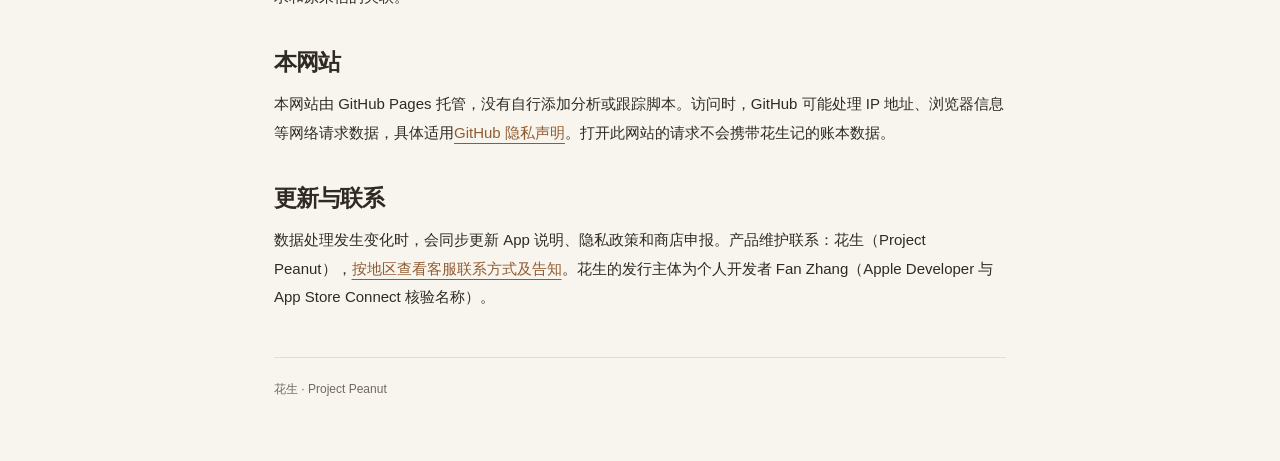
<file: privacy.html>
<!doctype html>
<html lang="zh-CN"><head><meta charset="utf-8"><meta name="viewport" content="width=device-width, initial-scale=1"><title>花生隐私政策</title><link rel="stylesheet" href="style.css"></head><body><nav aria-label="页面导航"><a href="https://projectpeanutapp.github.io/">首页</a><a href="support.html">支持</a><a href="privacy.html">隐私政策</a></nav><main><aside aria-label="版本和语言" class="notice"><p>以下为 V1.1 简体中文说明。V1.2 可选择：<a href="privacy-v12-zh-hans.html" lang="zh-Hans">简体中文</a> · <a href="privacy-v12-zh-hant.html" lang="zh-Hant">繁體中文</a> · <a href="privacy-v12-en.html" lang="en">English</a> · <a href="privacy-v12-ja.html" lang="ja">日本語</a> · <a href="privacy-v12-ko.html" lang="ko">한국어</a>。</p></aside><h1>花生隐私政策</h1><p>初次生效日期：2026年10月26日；本次更新日期：2026年11月21日</p>
<p class="notice">本政策说明花生记的数据处理方式。花生记已在中国大陆 App Store 公开发行。</p>
<h2>本地记账数据</h2><p>花生在设备的 App 容器中保存你输入的消费内容、人民币金额、日期、分类、账户名称、支付方式及分类记忆，用于记账、查阅、统计、备份和导出。账户名称只是记账标识，请勿填写完整银行卡号、密码或其他凭据。</p><p>当前版本无需注册或登录，不连接银行，没有广告、第三方分析或跟踪 SDK，也不会把账本发送给开发者。没有开发者运营的账本服务器或云同步服务。</p>
<h2>备份、导出与系统服务</h2><p>只有你主动选择备份或导出时，App 才通过系统文件窗口，将完整 JSON 备份或月度 Excel 文件保存到你选择的位置。若选择云盘或其他文件提供方，这些服务按其政策处理文件；开发者不会因此收到你的账本。</p><p>备份和导出包含可读记账信息，没有独立文件密码。SHA-256 用于检查备份完整性，不是加密。App 容器采用 iOS 文件保护，不能据此将导出文件描述为加密文件。请妥善保管文件，并在设备外保留已验证的完整备份。系统设备备份由 iOS 及你的设置管理。</p>
<h2>恢复、保留与删除</h2><p>恢复前会校验文件并显示预览，确认后替换全部记录和设置，同时保留覆盖前的原账本副本。读取这些内部副本的文件修改时间，仅用于排序及显示，不用于识别、跟踪或上传。</p><p>原账本副本仍在同一设备的 App 内部，可能继续占用设备空间，不能替代设备外备份。目前没有自动清理或单独删除入口；设置可以预览并恢复这些副本。删除当前记录不会自动删除过去的备份、导出文件或内部副本。</p><p>你可以在系统文件 App 中管理已导出的文件，它不能直接清理花生内部副本。卸载会删除 App 容器中的数据，但不代表设备外副本、云盘或系统备份也被删除。卸载前务必验证设备外备份，不将卸载作为续签或故障处理方式。</p>
<h2>权限和支持反馈</h2><p>当前版本不向相册、通讯录、位置或麦克风请求授权。导入仅访问你在系统文件窗口选中的文件，不扫描其他 App 的账本。</p><p>产品支持邮箱：<a href="support.html#choose-support-market">按地区查看客服联系方式及告知</a>。点击邮箱链接可使用设备已配置的邮件应用撰写邮件。你决定是否发送及提供哪些内容，花生记不会自动附加账本、设备信息或诊断数据。开发者使用你提供的发件邮箱、问题描述及附件来回复、排查和处理你报告的问题。请优先提供复现步骤和必要的脱敏截图，勿发送完整账本、银行卡号、密码或登录凭据。</p><p>支持邮件及附件保留至问题处理完成，随后删除我们控制的邮件及附件副本。若法律要求留存，或处理未决安全事件或争议确有必要，我们仅保留所需资料并限制访问，待必要性消失后删除。微软 Outlook.com 依其政策处理邮件，其可恢复邮件或备份副本受服务商的保留机制约束。</p><p>如需撤回已提供的支持资料或请求删除开发者持有的支持信息，请尽量使用原发件邮箱联系我们，以便核实请求和原来信的关联。</p>
<h2>本网站</h2><p>本网站由 GitHub Pages 托管，没有自行添加分析或跟踪脚本。访问时，GitHub 可能处理 IP 地址、浏览器信息等网络请求数据，具体适用<a href="https://docs.github.com/en/site-policy/privacy-policies/github-general-privacy-statement">GitHub 隐私声明</a>。打开此网站的请求不会携带花生记的账本数据。</p>
<h2>更新与联系</h2><p>数据处理发生变化时，会同步更新 App 说明、隐私政策和商店申报。产品维护联系：花生（Project Peanut），<a href="support.html#choose-support-market">按地区查看客服联系方式及告知</a>。花生的发行主体为个人开发者 Fan Zhang（Apple Developer 与 App Store Connect 核验名称）。</p></main><footer>花生 · Project Peanut</footer></body></html>
</file>
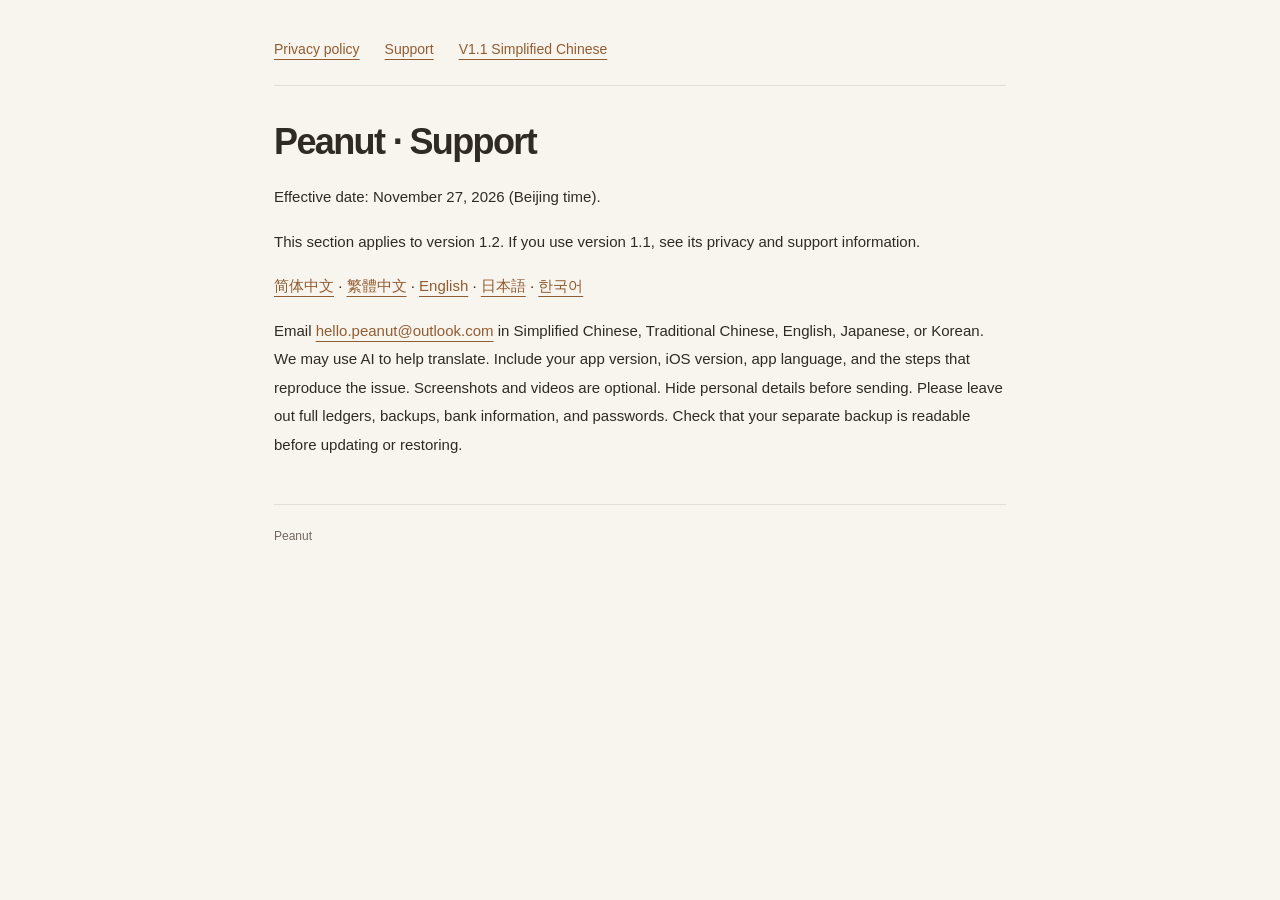
<file: support-v12-en.html>
<!doctype html>
<html lang="en"><head><meta charset="utf-8"><meta name="viewport" content="width=device-width, initial-scale=1"><title>Peanut · Support</title><link rel="stylesheet" href="style.css"></head><body><nav><a href="privacy-v12-en.html">Privacy policy</a> <a href="support-v12-en.html">Support</a> <a href="support.html">V1.1 Simplified Chinese</a></nav><main><h1>Peanut · Support</h1>
<p data-effective-date="2026-11-27">Effective date: November 27, 2026 (Beijing time).</p>
<p>This section applies to version 1.2. If you use version 1.1, see its privacy and support information.</p>
<p><a href="support-v12-zh-hans.html" lang="zh-Hans">简体中文</a> · <a href="support-v12-zh-hant.html" lang="zh-Hant">繁體中文</a> · <a href="support-v12-en.html" lang="en">English</a> · <a href="support-v12-ja.html" lang="ja">日本語</a> · <a href="support-v12-ko.html" lang="ko">한국어</a></p>
<p>Email <a href="mailto:hello.peanut@outlook.com">hello.peanut@outlook.com</a> in Simplified Chinese, Traditional Chinese, English, Japanese, or Korean. We may use AI to help translate. Include your app version, iOS version, app language, and the steps that reproduce the issue. Screenshots and videos are optional. Hide personal details before sending. Please leave out full ledgers, backups, bank information, and passwords. Check that your separate backup is readable before updating or restoring.</p>
</main><footer>Peanut</footer></body></html>
</file>
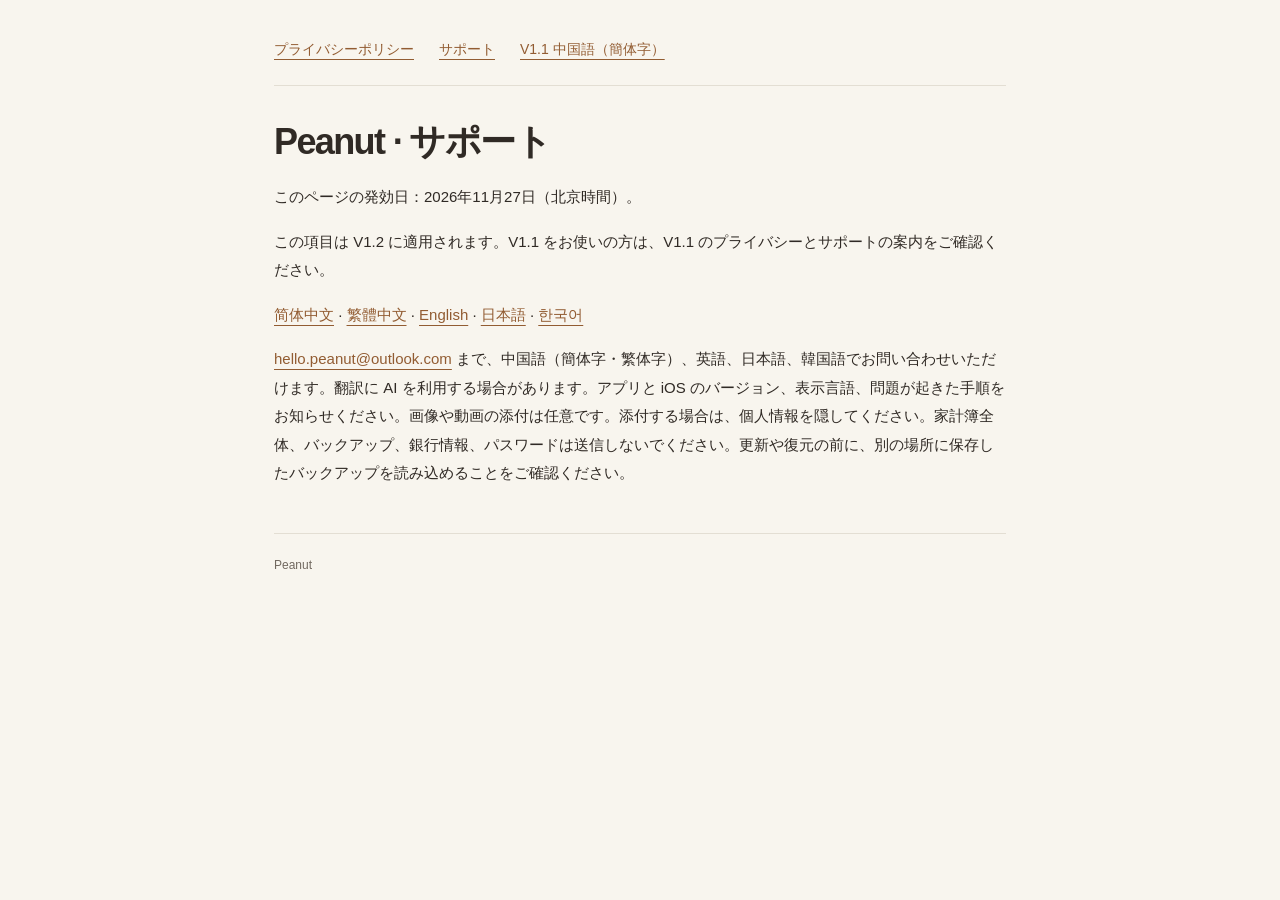
<file: support-v12-ja.html>
<!doctype html>
<html lang="ja"><head><meta charset="utf-8"><meta name="viewport" content="width=device-width, initial-scale=1"><title>Peanut · サポート</title><link rel="stylesheet" href="style.css"></head><body><nav><a href="privacy-v12-ja.html">プライバシーポリシー</a> <a href="support-v12-ja.html">サポート</a> <a href="support.html">V1.1 中国語（簡体字）</a></nav><main><h1>Peanut · サポート</h1>
<p data-effective-date="2026-11-27">このページの発効日：2026年11月27日（北京時間）。</p>
<p>この項目は V1.2 に適用されます。V1.1 をお使いの方は、V1.1 のプライバシーとサポートの案内をご確認ください。</p>
<p><a href="support-v12-zh-hans.html" lang="zh-Hans">简体中文</a> · <a href="support-v12-zh-hant.html" lang="zh-Hant">繁體中文</a> · <a href="support-v12-en.html" lang="en">English</a> · <a href="support-v12-ja.html" lang="ja">日本語</a> · <a href="support-v12-ko.html" lang="ko">한국어</a></p>
<p><a href="mailto:hello.peanut@outlook.com">hello.peanut@outlook.com</a> まで、中国語（簡体字・繁体字）、英語、日本語、韓国語でお問い合わせいただけます。翻訳に AI を利用する場合があります。アプリと iOS のバージョン、表示言語、問題が起きた手順をお知らせください。画像や動画の添付は任意です。添付する場合は、個人情報を隠してください。家計簿全体、バックアップ、銀行情報、パスワードは送信しないでください。更新や復元の前に、別の場所に保存したバックアップを読み込めることをご確認ください。</p>
</main><footer>Peanut</footer></body></html>
</file>
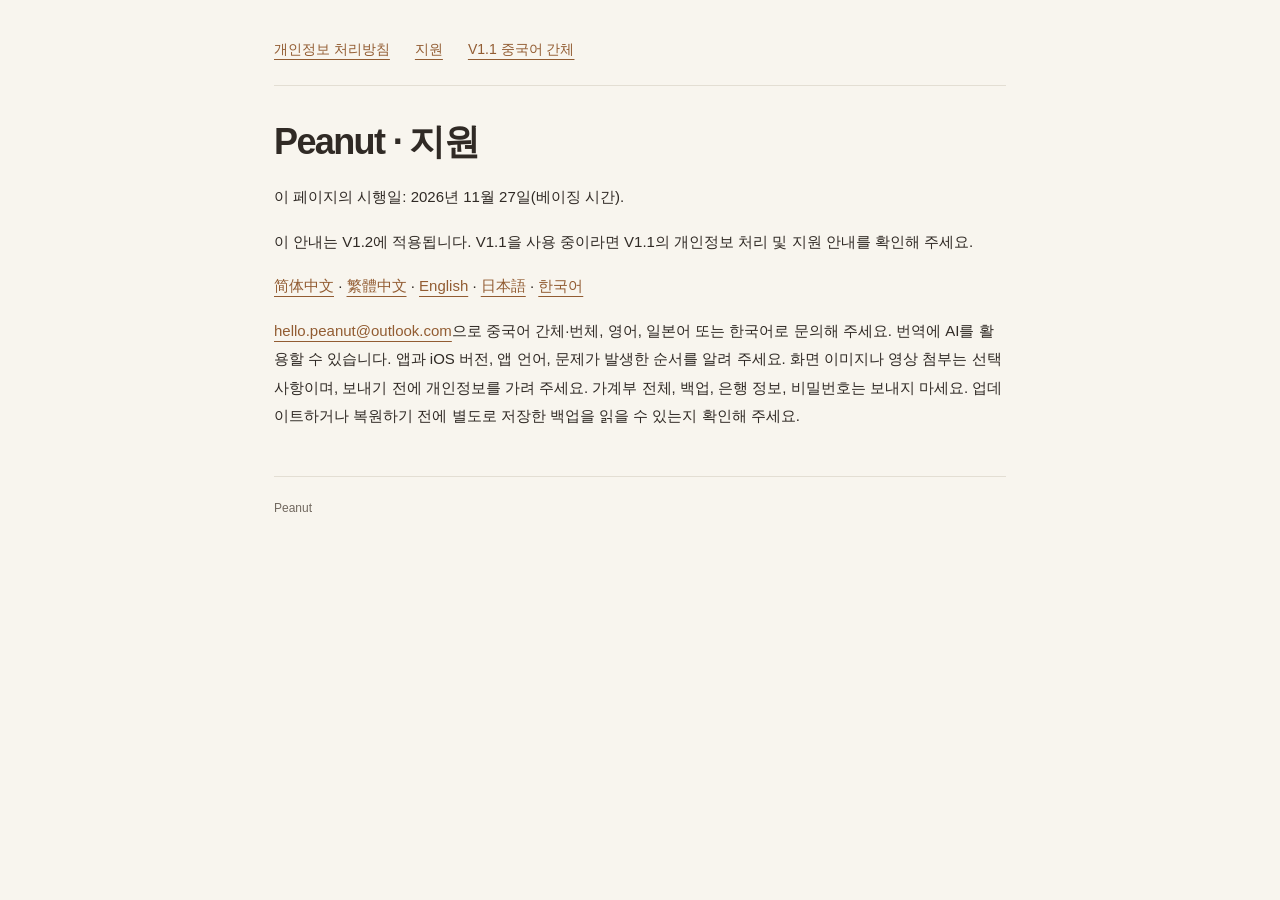
<file: support-v12-ko.html>
<!doctype html>
<html lang="ko"><head><meta charset="utf-8"><meta name="viewport" content="width=device-width, initial-scale=1"><title>Peanut · 지원</title><link rel="stylesheet" href="style.css"></head><body><nav><a href="privacy-v12-ko.html">개인정보 처리방침</a> <a href="support-v12-ko.html">지원</a> <a href="support.html">V1.1 중국어 간체</a></nav><main><h1>Peanut · 지원</h1>
<p data-effective-date="2026-11-27">이 페이지의 시행일: 2026년 11월 27일(베이징 시간).</p>
<p>이 안내는 V1.2에 적용됩니다. V1.1을 사용 중이라면 V1.1의 개인정보 처리 및 지원 안내를 확인해 주세요.</p>
<p><a href="support-v12-zh-hans.html" lang="zh-Hans">简体中文</a> · <a href="support-v12-zh-hant.html" lang="zh-Hant">繁體中文</a> · <a href="support-v12-en.html" lang="en">English</a> · <a href="support-v12-ja.html" lang="ja">日本語</a> · <a href="support-v12-ko.html" lang="ko">한국어</a></p>
<p><a href="mailto:hello.peanut@outlook.com">hello.peanut@outlook.com</a>으로 중국어 간체·번체, 영어, 일본어 또는 한국어로 문의해 주세요. 번역에 AI를 활용할 수 있습니다. 앱과 iOS 버전, 앱 언어, 문제가 발생한 순서를 알려 주세요. 화면 이미지나 영상 첨부는 선택 사항이며, 보내기 전에 개인정보를 가려 주세요. 가계부 전체, 백업, 은행 정보, 비밀번호는 보내지 마세요. 업데이트하거나 복원하기 전에 별도로 저장한 백업을 읽을 수 있는지 확인해 주세요.</p>
</main><footer>Peanut</footer></body></html>
</file>
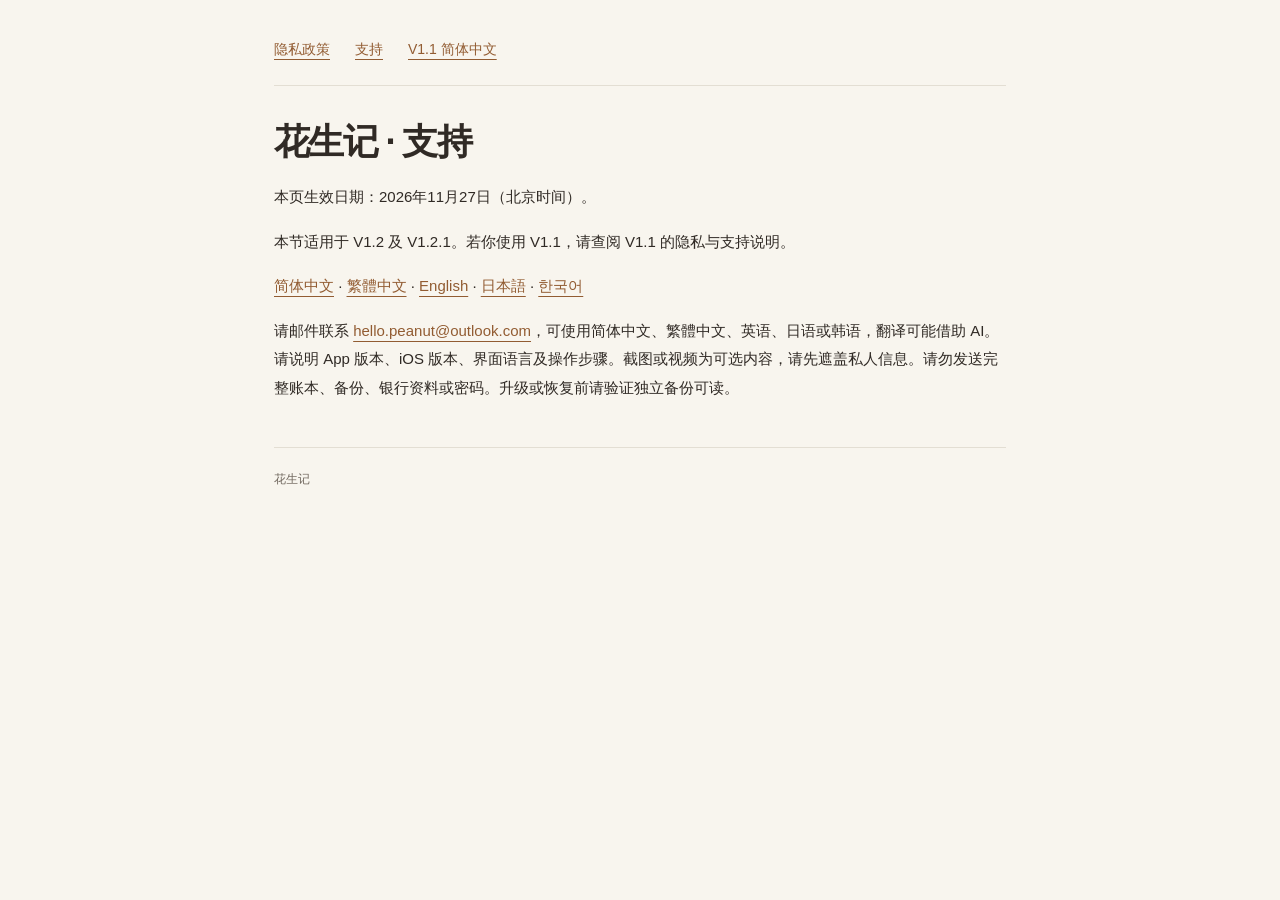
<file: support-v12-zh-hans.html>
<!doctype html>
<html lang="zh-Hans"><head><meta charset="utf-8"><meta name="viewport" content="width=device-width, initial-scale=1"><title>花生记 · 支持</title><link rel="stylesheet" href="style.css"></head><body><nav><a href="privacy-v12-zh-hans.html">隐私政策</a> <a href="support-v12-zh-hans.html">支持</a> <a href="support.html">V1.1 简体中文</a></nav><main><h1>花生记 · 支持</h1>
<p data-effective-date="2026-11-27">本页生效日期：2026年11月27日（北京时间）。</p>
<p>本节适用于 V1.2 及 V1.2.1。若你使用 V1.1，请查阅 V1.1 的隐私与支持说明。</p>
<p><a href="support-v12-zh-hans.html" lang="zh-Hans">简体中文</a> · <a href="support-v12-zh-hant.html" lang="zh-Hant">繁體中文</a> · <a href="support-v12-en.html" lang="en">English</a> · <a href="support-v12-ja.html" lang="ja">日本語</a> · <a href="support-v12-ko.html" lang="ko">한국어</a></p>
<p>请邮件联系 <a href="mailto:hello.peanut@outlook.com">hello.peanut@outlook.com</a>，可使用简体中文、繁體中文、英语、日语或韩语，翻译可能借助 AI。请说明 App 版本、iOS 版本、界面语言及操作步骤。截图或视频为可选内容，请先遮盖私人信息。请勿发送完整账本、备份、银行资料或密码。升级或恢复前请验证独立备份可读。</p>
</main><footer>花生记</footer></body></html>
</file>
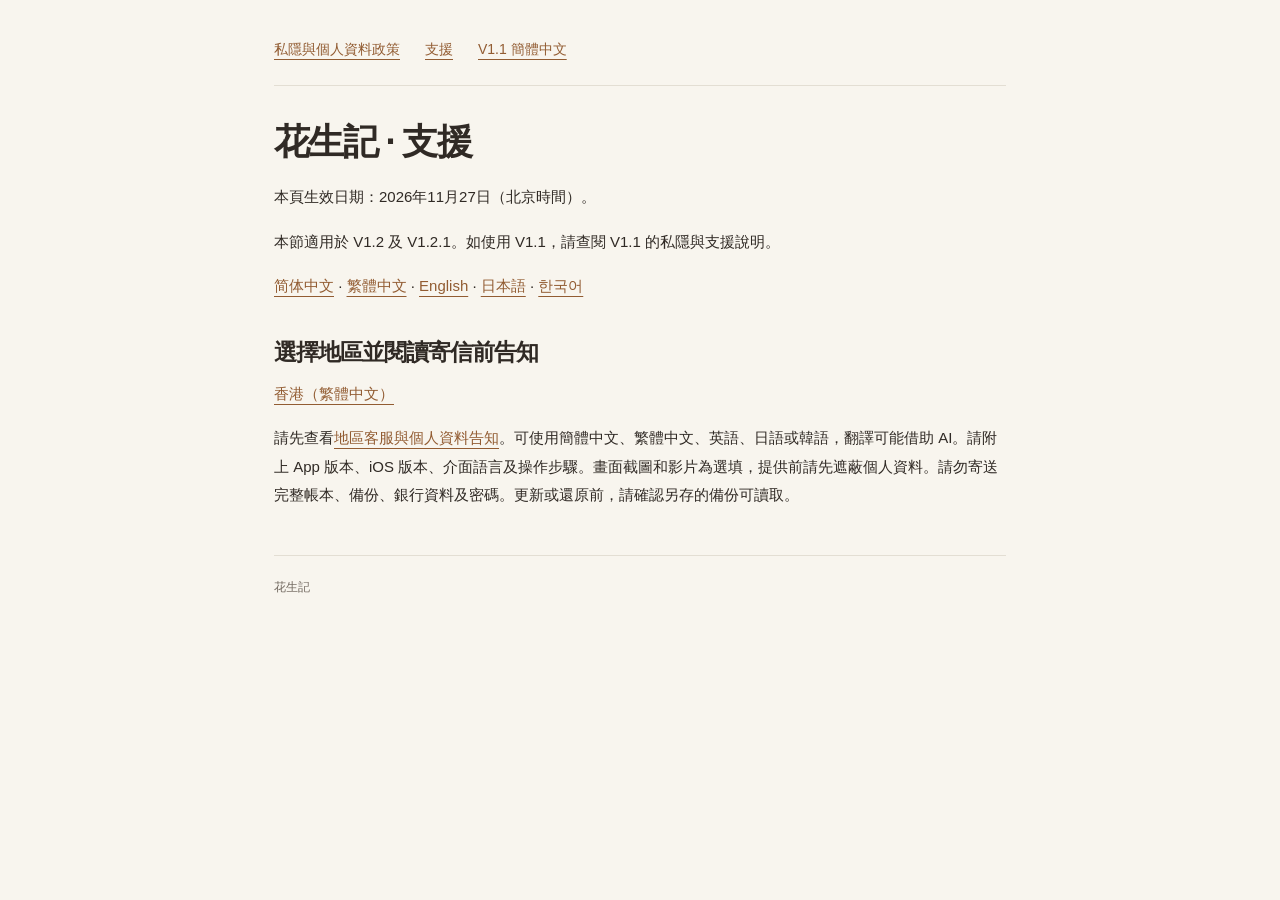
<file: support-v12-zh-hant.html>
<!doctype html>
<html lang="zh-Hant"><head><meta charset="utf-8"><meta name="viewport" content="width=device-width, initial-scale=1"><title>花生記 · 支援</title><link rel="stylesheet" href="style.css"></head><body><nav><a href="privacy-v12-zh-hant.html">私隱與個人資料政策</a> <a href="support-v12-zh-hant.html">支援</a> <a href="support.html">V1.1 簡體中文</a></nav><main><h1>花生記 · 支援</h1>
<p data-effective-date="2026-11-27">本頁生效日期：2026年11月27日（北京時間）。</p>
<p>本節適用於 V1.2 及 V1.2.1。如使用 V1.1，請查閱 V1.1 的私隱與支援說明。</p>
<p><a href="support-v12-zh-hans.html" lang="zh-Hans">简体中文</a> · <a href="support-v12-zh-hant.html" lang="zh-Hant">繁體中文</a> · <a href="support-v12-en.html" lang="en">English</a> · <a href="support-v12-ja.html" lang="ja">日本語</a> · <a href="support-v12-ko.html" lang="ko">한국어</a></p>
<section id="select-support-market">
<h2>選擇地區並閱讀寄信前告知</h2>
<p><a href="support-v12-zh-hk.html#contact-notice" lang="zh-Hant-HK">香港（繁體中文）</a></p>
</section>
<p>請先查看<a href="support-v12-zh-hant.html#select-support-market">地區客服與個人資料告知</a>。可使用簡體中文、繁體中文、英語、日語或韓語，翻譯可能借助 AI。請附上 App 版本、iOS 版本、介面語言及操作步驟。畫面截圖和影片為選填，提供前請先遮蔽個人資料。請勿寄送完整帳本、備份、銀行資料及密碼。更新或還原前，請確認另存的備份可讀取。</p>
</main><footer>花生記</footer></body></html>
</file>
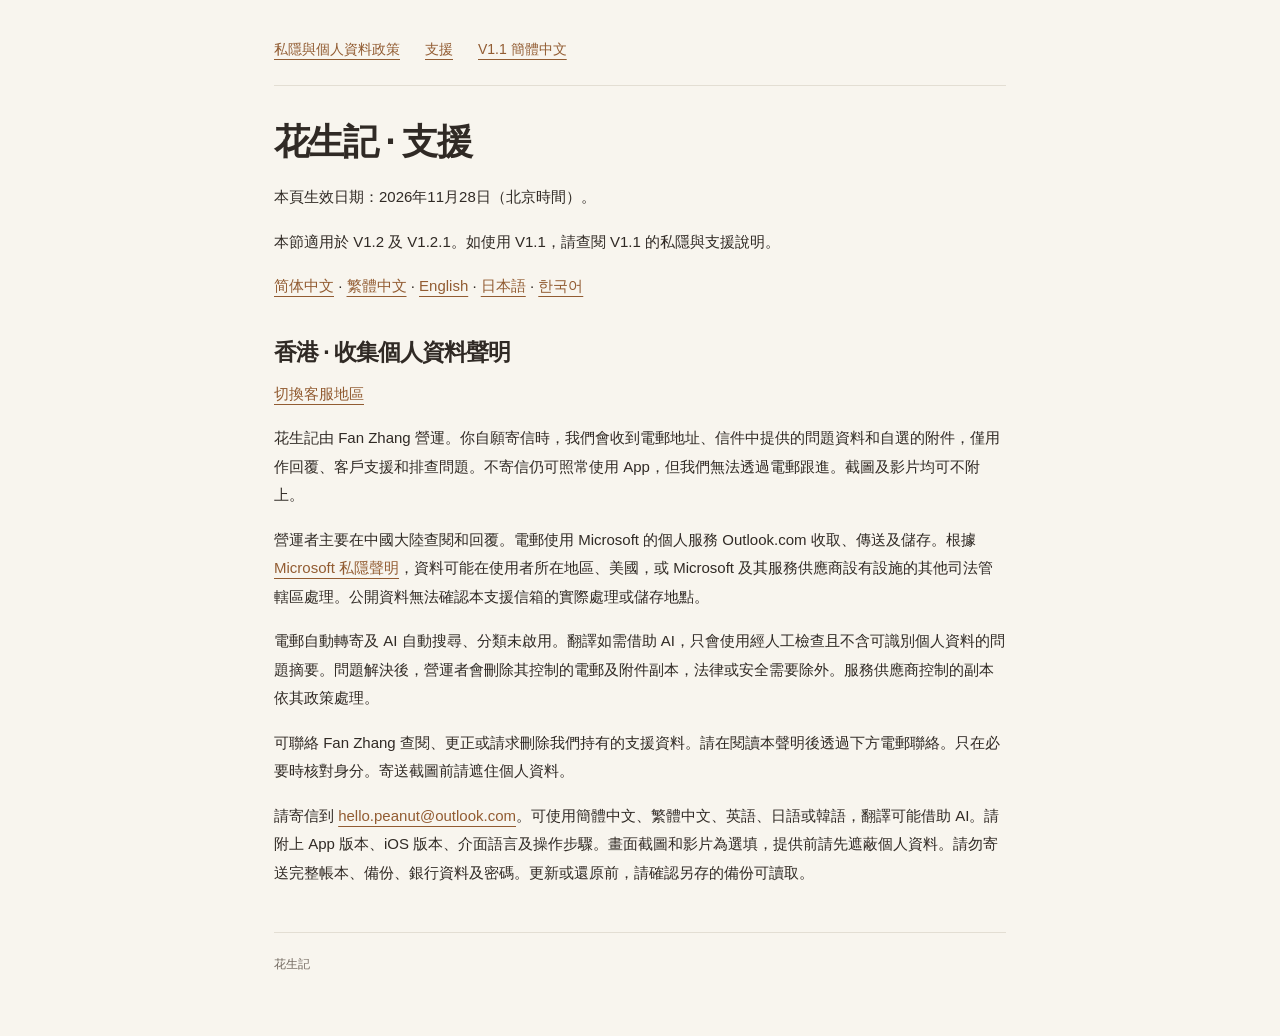
<file: support-v12-zh-hk.html>
<!doctype html>
<html lang="zh-Hant-HK"><head><meta charset="utf-8"><meta name="viewport" content="width=device-width, initial-scale=1"><title>花生記 · 支援</title><link rel="stylesheet" href="style.css"></head><body><nav><a href="privacy-v12-zh-hk.html">私隱與個人資料政策</a> <a href="support-v12-zh-hk.html">支援</a> <a href="support.html">V1.1 簡體中文</a></nav><main><h1>花生記 · 支援</h1>
<p data-effective-date="2026-11-28">本頁生效日期：2026年11月28日（北京時間）。</p>
<p>本節適用於 V1.2 及 V1.2.1。如使用 V1.1，請查閱 V1.1 的私隱與支援說明。</p>
<p><a href="support-v12-zh-hans.html" lang="zh-Hans">简体中文</a> · <a href="support-v12-zh-hk.html" lang="zh-Hant">繁體中文</a> · <a href="support-v12-en.html" lang="en">English</a> · <a href="support-v12-ja.html" lang="ja">日本語</a> · <a href="support-v12-ko.html" lang="ko">한국어</a></p>
<section id="contact-notice">
<h2>香港 · 收集個人資料聲明</h2>
<p><a href="support-v12-zh-hant.html#select-support-market">切換客服地區</a></p>
<p>花生記由 Fan Zhang 營運。你自願寄信時，我們會收到電郵地址、信件中提供的問題資料和自選的附件，僅用作回覆、客戶支援和排查問題。不寄信仍可照常使用 App，但我們無法透過電郵跟進。截圖及影片均可不附上。</p>
<p>營運者主要在中國大陸查閱和回覆。電郵使用 Microsoft 的個人服務 Outlook.com 收取、傳送及儲存。根據 <a href="https://www.microsoft.com/zh-hk/privacy/privacystatement">Microsoft 私隱聲明</a>，資料可能在使用者所在地區、美國，或 Microsoft 及其服務供應商設有設施的其他司法管轄區處理。公開資料無法確認本支援信箱的實際處理或儲存地點。</p>
<p>電郵自動轉寄及 AI 自動搜尋、分類未啟用。翻譯如需借助 AI，只會使用經人工檢查且不含可識別個人資料的問題摘要。問題解決後，營運者會刪除其控制的電郵及附件副本，法律或安全需要除外。服務供應商控制的副本依其政策處理。</p>
<p>可聯絡 Fan Zhang 查閱、更正或請求刪除我們持有的支援資料。請在閱讀本聲明後透過下方電郵聯絡。只在必要時核對身分。寄送截圖前請遮住個人資料。</p>
</section>
<p>請寄信到 <a href="mailto:hello.peanut@outlook.com">hello.peanut@outlook.com</a>。可使用簡體中文、繁體中文、英語、日語或韓語，翻譯可能借助 AI。請附上 App 版本、iOS 版本、介面語言及操作步驟。畫面截圖和影片為選填，提供前請先遮蔽個人資料。請勿寄送完整帳本、備份、銀行資料及密碼。更新或還原前，請確認另存的備份可讀取。</p>
</main><footer>花生記</footer></body></html>
</file>
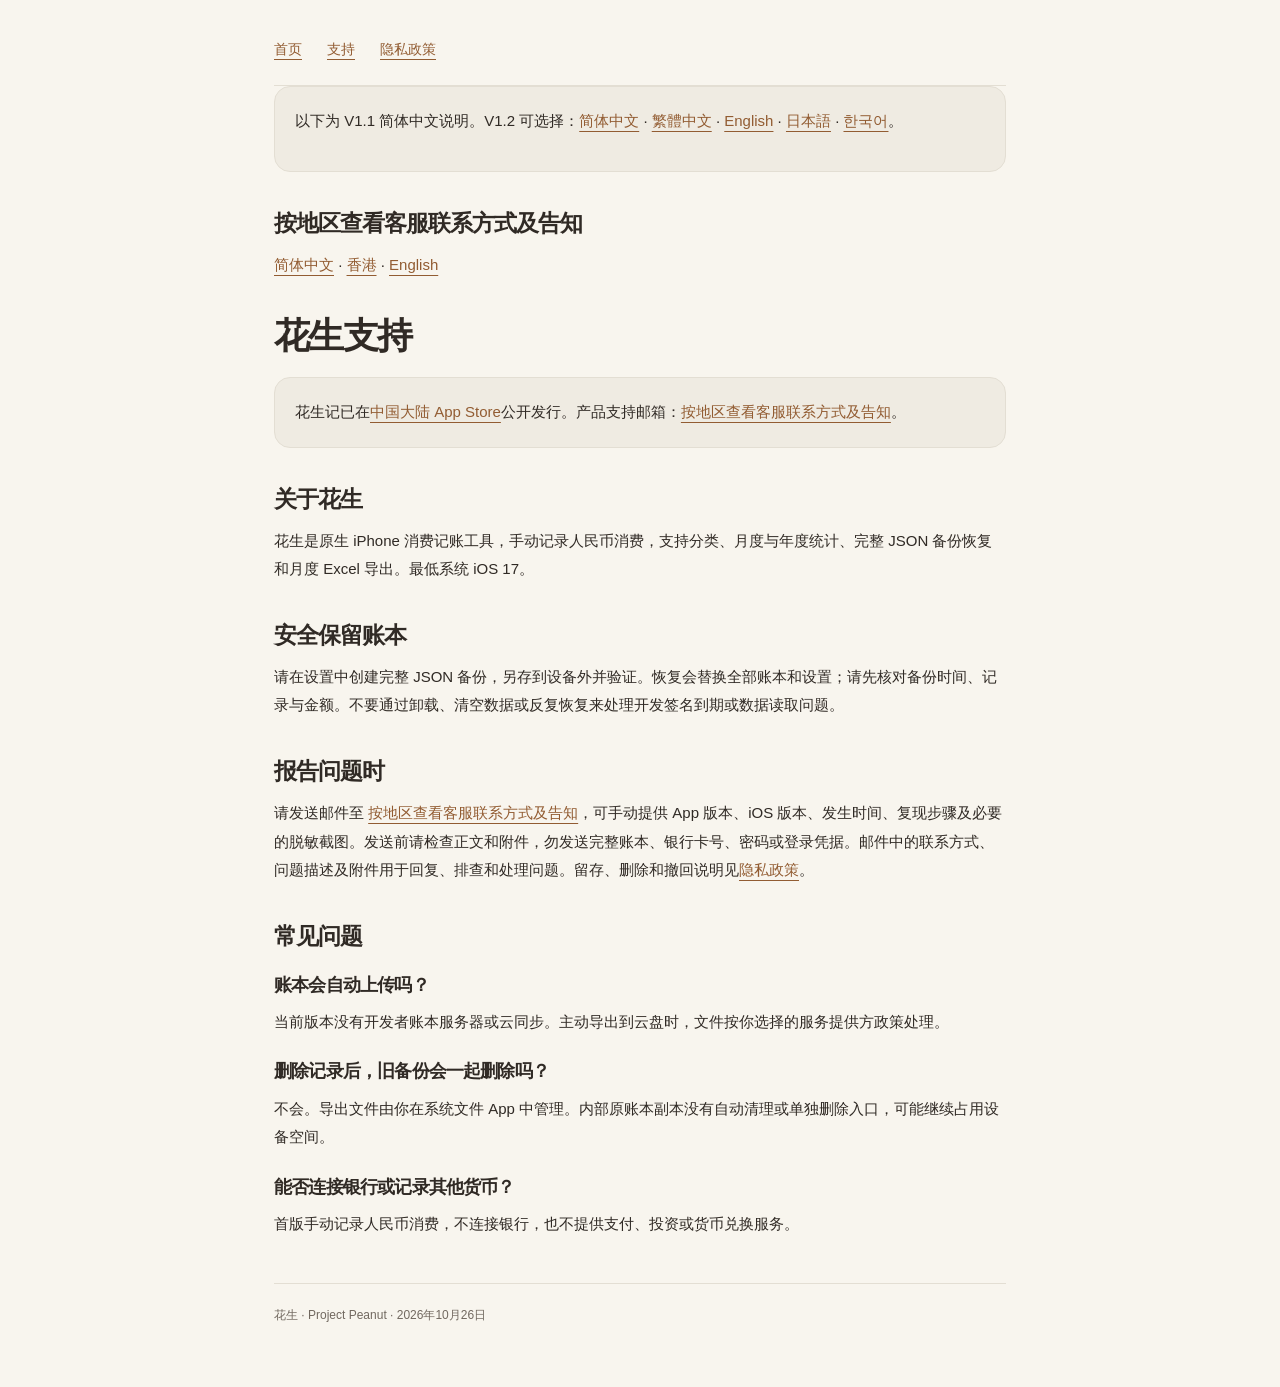
<file: support.html>
<!doctype html>
<html lang="zh-CN"><head><meta charset="utf-8"><meta name="viewport" content="width=device-width, initial-scale=1"><title>花生支持</title><link rel="stylesheet" href="style.css"></head><body><nav aria-label="页面导航"><a href="https://projectpeanutapp.github.io/">首页</a><a href="support.html">支持</a><a href="privacy.html">隐私政策</a></nav><main><aside aria-label="版本和语言" class="notice"><p>以下为 V1.1 简体中文说明。V1.2 可选择：<a href="support-v12-zh-hans.html" lang="zh-Hans">简体中文</a> · <a href="support-v12-zh-hant.html" lang="zh-Hant">繁體中文</a> · <a href="support-v12-en.html" lang="en">English</a> · <a href="support-v12-ja.html" lang="ja">日本語</a> · <a href="support-v12-ko.html" lang="ko">한국어</a>。</p></aside><section id="choose-support-market">
<h2>按地区查看客服联系方式及告知</h2>
<p><a href="support-v12-zh-hans.html">简体中文</a> · <a href="support-v12-zh-hk.html#contact-notice" lang="zh-Hant-HK">香港</a> · <a href="support-v12-en.html" lang="en">English</a></p>
</section><h1>花生支持</h1><p class="notice">花生记已在<a href="https://apps.apple.com/cn/app/id6827427211">中国大陆 App Store</a>公开发行。产品支持邮箱：<a href="support.html#choose-support-market">按地区查看客服联系方式及告知</a>。</p>
<h2>关于花生</h2><p>花生是原生 iPhone 消费记账工具，手动记录人民币消费，支持分类、月度与年度统计、完整 JSON 备份恢复和月度 Excel 导出。最低系统 iOS 17。</p>
<h2>安全保留账本</h2><p>请在设置中创建完整 JSON 备份，另存到设备外并验证。恢复会替换全部账本和设置；请先核对备份时间、记录与金额。不要通过卸载、清空数据或反复恢复来处理开发签名到期或数据读取问题。</p>
<h2>报告问题时</h2><p>请发送邮件至 <a href="support.html#choose-support-market">按地区查看客服联系方式及告知</a>，可手动提供 App 版本、iOS 版本、发生时间、复现步骤及必要的脱敏截图。发送前请检查正文和附件，勿发送完整账本、银行卡号、密码或登录凭据。邮件中的联系方式、问题描述及附件用于回复、排查和处理问题。留存、删除和撤回说明见<a href="privacy.html">隐私政策</a>。</p>
<h2>常见问题</h2><h3>账本会自动上传吗？</h3><p>当前版本没有开发者账本服务器或云同步。主动导出到云盘时，文件按你选择的服务提供方政策处理。</p><h3>删除记录后，旧备份会一起删除吗？</h3><p>不会。导出文件由你在系统文件 App 中管理。内部原账本副本没有自动清理或单独删除入口，可能继续占用设备空间。</p><h3>能否连接银行或记录其他货币？</h3><p>首版手动记录人民币消费，不连接银行，也不提供支付、投资或货币兑换服务。</p></main><footer>花生 · Project Peanut · 2026年10月26日</footer></body></html>
</file>
<file: style.css>
:root{--paper:#f8f5ee;--ink:#302a25;--muted:#71685f;--accent:#925c32;--line:#e3ded3;--card:#eee9df;--dark:#30271f;--radius:24px;font-family:-apple-system,BlinkMacSystemFont,"SF Pro Display","PingFang SC","Microsoft YaHei",sans-serif;color-scheme:light;line-height:1.65;color:var(--ink);background:var(--paper)}*{box-sizing:border-box}html{scroll-behavior:smooth;scroll-padding-top:100px}body{margin:0}a{color:var(--accent);text-decoration-thickness:1px;text-underline-offset:5px}a:focus-visible,[tabindex]:focus-visible{outline:3px solid var(--accent);outline-offset:7px}img{max-width:100%;height:auto;display:block}h1,h2,h3,p,figure{margin:0}h1,h2,h3{font-weight:600;letter-spacing:-.045em;line-height:1.18}p{overflow-wrap:anywhere}section[id]{scroll-margin-top:100px}.wrap{width:min(1160px,calc(100% - 80px));margin-inline:auto}.skip-link{position:fixed;top:-100px;left:20px;z-index:10;background:var(--ink);color:white;padding:12px 20px}.skip-link:focus{top:12px}.site-header{position:sticky;top:0;z-index:5;background:rgba(248,245,238,.94);border-bottom:1px solid rgba(227,222,211,.8);backdrop-filter:blur(18px)}.site-nav{height:80px;display:flex;justify-content:space-between;align-items:center}.brand{display:inline-flex;align-items:center;gap:11px;color:var(--ink);text-decoration:none;font-size:22px;font-weight:650;letter-spacing:-.03em}.brand img{border-radius:22%;box-shadow:0 1px 4px #302a2510}.brand-en{font-size:12px;font-weight:450;letter-spacing:.02em;color:var(--muted);margin-left:11px}.nav-links{display:flex;gap:34px}.nav-links a{font-size:14px;color:var(--ink);text-decoration:none}.nav-links a:hover,.footer-links a:hover{color:var(--accent);text-decoration:underline}.hero{display:grid;grid-template-columns:1.05fr 1fr;gap:70px;align-items:center;padding-top:70px;padding-bottom:75px}.eyebrow{font-size:11px;font-weight:600;letter-spacing:.17em;color:var(--accent);margin-bottom:22px}.small-line{width:23px;height:1px;background:var(--accent);display:inline-block;vertical-align:middle;margin-right:9px}.hero-icon{border-radius:23%;margin-bottom:25px;box-shadow:0 10px 30px #45331d0b}.hero h1{font-size:clamp(42px,4.25vw,64px);line-height:1.18;letter-spacing:-.055em}.accent{color:var(--accent)}.hero-intro{font-size:18px;line-height:1.9;color:var(--muted);margin-top:25px}.hero-actions{display:flex;align-items:center;gap:28px;margin-top:30px}.button{display:inline-flex;align-items:center;justify-content:center;gap:25px;padding:13px 24px;border-radius:50px;font-size:14px;text-decoration:none;font-weight:550}.primary{background:var(--ink);color:#fff}.primary:hover{background:var(--accent)}.text-link{font-size:14px;color:var(--ink);text-decoration:none}.text-link span{margin-left:10px}.hero-note{margin-top:26px;font-size:12px;color:var(--muted)}.hero-note span{margin-inline:10px}.hero-visual{position:relative;min-height:640px;border-radius:180px 180px 36px 36px;background:radial-gradient(ellipse at 30% 0,#efe1c9,transparent 70%),#eee9df;display:flex;justify-content:center;align-items:center;padding:38px 40px 42px}.phone{display:block;padding:6px;border-radius:32px;background:#292623;box-shadow:0 15px 28px #3f30231c;border:1px solid #625b52;overflow:hidden}.phone img{width:100%;border-radius:26px;aspect-ratio:1206/2622;object-fit:contain;background:#fff}.hero-phone{width:252px;transform:rotate(4deg);box-shadow:12px 24px 55px #4e3a282e}.phone-caption{position:absolute;top:32px;left:31px;font-size:11px;color:#746b5f;letter-spacing:.04em}.caption-dot{display:inline-block;width:5px;height:5px;background:#9b7451;border-radius:50%;margin-right:6px}.visual-note{position:absolute;bottom:24px;right:25px;display:flex;flex-direction:column;align-items:flex-end;font-size:11px;line-height:1.8;color:#7c7265}.principles{display:flex;justify-content:space-between;gap:18px;flex-wrap:wrap;border-top:1px solid var(--line);padding-block:26px;font-size:12px;color:var(--muted)}.section{padding-block:96px}.preview-section{background:#efebe3}.section-heading{display:flex;align-items:end;justify-content:space-between;gap:35px;margin-bottom:45px}.section-heading h2{font-size:38px}.section-heading p:not(.eyebrow){font-size:14px;line-height:1.9;color:var(--muted)}.section-heading .eyebrow{margin-bottom:16px}.mobile-break{display:none}.screenshot-grid{display:grid;grid-template-columns:repeat(5,minmax(0,1fr));gap:25px}.screenshot-grid .phone{padding:4px;border-radius:25px;transition:transform .2s}.screenshot-grid .phone:hover{transform:translateY(-5px)}.screenshot-grid .phone img{border-radius:21px}.screenshot-grid figcaption{font-size:12px;line-height:1.5;margin-top:22px;letter-spacing:-.02em}.screenshot-grid figcaption span{font-size:10px;color:#938575;margin-right:7px}.image-note{font-size:11px;color:var(--muted);max-width:760px;line-height:1.9;margin-top:35px}.feature-grid{display:grid;grid-template-columns:1fr 1fr;column-gap:90px}.feature-grid article{padding-block:30px 35px;border-top:1px solid var(--line)}.feature-number{font-size:11px;letter-spacing:.05em;color:var(--muted)}.feature-grid h3{font-size:24px;letter-spacing:-.025em;margin-block:15px 13px}.feature-grid p{font-size:14px;line-height:1.9;color:var(--muted);max-width:410px}.privacy-band{background:var(--dark);color:#f7f0e4;padding-block:78px}.privacy-layout{display:grid;grid-template-columns:1fr 1fr;gap:90px;align-items:center}.privacy-band .eyebrow{color:#c3a581}.privacy-band h2{font-size:40px}.privacy-layout>div>p:not(.eyebrow){font-size:17px;line-height:1.9;color:#e5dacb}.privacy-layout .privacy-detail{font-size:12px!important;color:#bfb09d!important;margin-top:17px}.light-link{display:inline-block;color:#e8c59c;font-size:13px;margin-top:22px}.light-link span{margin-left:16px}.download-section{text-align:center;padding-block:92px}.download-icon{border-radius:23%;margin:0 auto 25px}.download-section h2{font-size:36px}.download-section>p:not(.eyebrow){color:var(--muted);font-size:14px;margin-top:20px}.unavailable{background:#e9e4da;color:#71685f;margin-top:30px;cursor:default;border:1px solid #ddd7cc}.download-section .download-note{font-size:11px!important;line-height:1.9}.site-footer{border-top:1px solid var(--line);padding-top:40px;padding-bottom:25px;display:grid;grid-template-columns:1fr 1fr;gap:40px}.site-footer>div>p{font-size:12px;color:var(--muted);margin-top:12px}.footer-links{display:flex;justify-content:flex-end;align-items:start;gap:22px;flex-wrap:wrap}.footer-links a{font-size:12px;color:var(--muted);text-decoration:none}.footer-bottom{grid-column:1/-1;display:flex;justify-content:space-between;gap:20px;border-top:1px solid var(--line);padding-top:20px;font-size:10px;color:var(--muted)}body:not(.product-page){max-width:780px;padding:36px 24px 60px;margin:auto;line-height:1.9}body:not(.product-page) nav{display:flex;gap:25px;flex-wrap:wrap;border-bottom:1px solid var(--line);padding-bottom:22px;font-size:14px}body:not(.product-page) h1{font-size:36px;margin-top:35px;margin-bottom:20px}body:not(.product-page) h2{font-size:23px;margin-top:38px;margin-bottom:14px}body:not(.product-page) h3{font-size:18px;margin-top:25px;margin-bottom:12px}body:not(.product-page) p{font-size:15px;margin-bottom:16px}body:not(.product-page) footer{font-size:12px;color:var(--muted);margin-top:45px;border-top:1px solid var(--line);padding-top:20px}.notice{background:#efebe2;padding:20px;border:1px solid var(--line);border-radius:16px}
@media(max-width:1000px){.wrap{width:calc(100% - 48px)}.hero{gap:35px;padding-top:50px}.hero-visual{min-height:590px;padding-inline:25px}.hero-phone{width:230px}.screenshot-grid{gap:14px}.screenshot-grid .phone{border-radius:21px}.screenshot-grid .phone img{border-radius:17px}.feature-grid,.privacy-layout{column-gap:45px}.hero h1{font-size:46px}}
@media(max-width:700px){html{scroll-padding-top:80px}.wrap{width:calc(100% - 40px)}.site-nav{height:68px}.brand{font-size:20px}.brand img{width:31px;height:31px}.brand-en{display:none}.nav-links{gap:23px}.nav-links a{font-size:13px}.hero{display:flex;flex-direction:column;align-items:stretch;gap:38px;padding-block:42px 38px}.hero-copy{padding-inline:5px}.hero .eyebrow{font-size:10px;margin-bottom:19px}.hero-icon{width:66px;height:66px;margin-bottom:23px}.hero h1{font-size:clamp(38px,9.7vw,55px)}.hero-intro{font-size:16px;margin-top:22px;line-height:1.85}.hero-actions{gap:24px;margin-top:25px}.hero-note{font-size:11px}.hero-visual{min-height:600px;border-radius:130px 130px 25px 25px;padding-block:46px}.hero-phone{width:238px;transform:rotate(3deg)}.phone-caption{left:22px;top:24px;font-size:10px}.visual-note{bottom:17px;right:20px}.principles{display:grid;grid-template-columns:1fr 1fr;font-size:11px;padding-block:22px;gap:12px}.section{padding-block:60px}.section-heading{display:block;margin-bottom:33px}.section-heading h2{font-size:32px}.section-heading p:not(.eyebrow){font-size:13px;margin-top:22px}.screenshot-grid{grid-template-columns:repeat(2,minmax(0,1fr));gap:30px 17px}.screenshot-grid figure:last-child{grid-column:1/-1;width:calc((100% - 17px)/2);justify-self:center}.screenshot-grid .phone{border-radius:24px}.screenshot-grid .phone img{border-radius:20px}.screenshot-grid figcaption{font-size:11px;margin-top:16px}.image-note{font-size:10px;margin-top:28px}.feature-grid{grid-template-columns:1fr}.feature-grid article{padding-block:25px 28px}.feature-grid h3{font-size:23px}.feature-grid p{font-size:13px}.privacy-band{padding-block:55px}.privacy-layout{grid-template-columns:1fr;gap:30px}.privacy-band h2{font-size:35px}.privacy-layout>div>p:not(.eyebrow){font-size:15px}.download-section h2{font-size:29px}.download-section>p:not(.eyebrow){font-size:13px}.download-section .eyebrow{font-size:9px}.site-footer{grid-template-columns:1fr;gap:25px;padding-top:30px}.footer-links{justify-content:flex-start;gap:18px}.footer-bottom{flex-direction:column;gap:8px}.footer-bottom span:last-child{max-width:300px}body:not(.product-page){padding:24px 20px 45px}body:not(.product-page) h1{font-size:30px}}
@media(prefers-reduced-motion:reduce){html{scroll-behavior:auto}.screenshot-grid .phone{transition:none}.screenshot-grid .phone:hover{transform:none}}

/* Keep support addresses and policy links inside the narrow reading column. */
body:not(.product-page) a{overflow-wrap:anywhere}
body:not(.product-page) a[lang]{white-space:nowrap}

@media(prefers-color-scheme:dark){
  :root:has(body:not(.product-page)){
    color-scheme:dark;
    --paper:#211b17;
    --ink:#f4eadf;
    --muted:#c0afa2;
    --accent:#edb487;
    --line:#594b42;
    --card:#322923;
  }
  body:not(.product-page) .notice{background:var(--card)}
}
</file>
